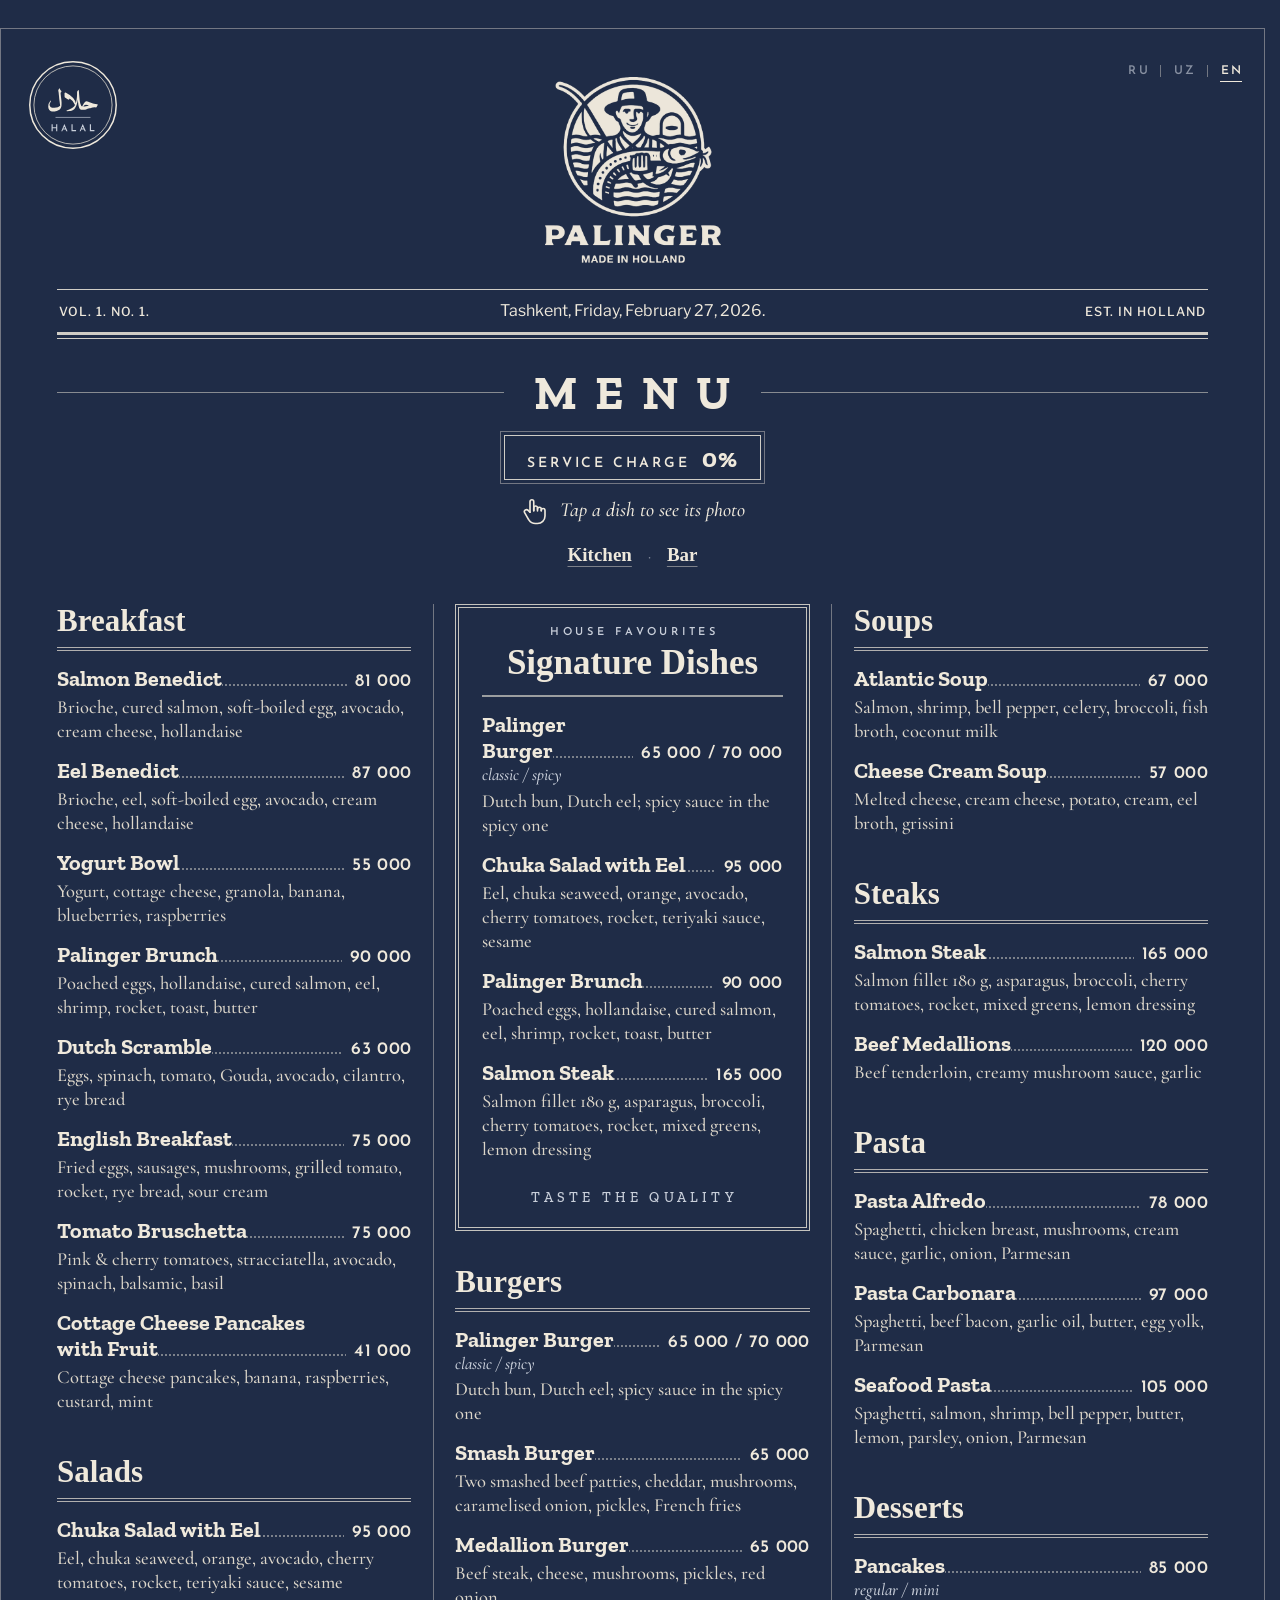
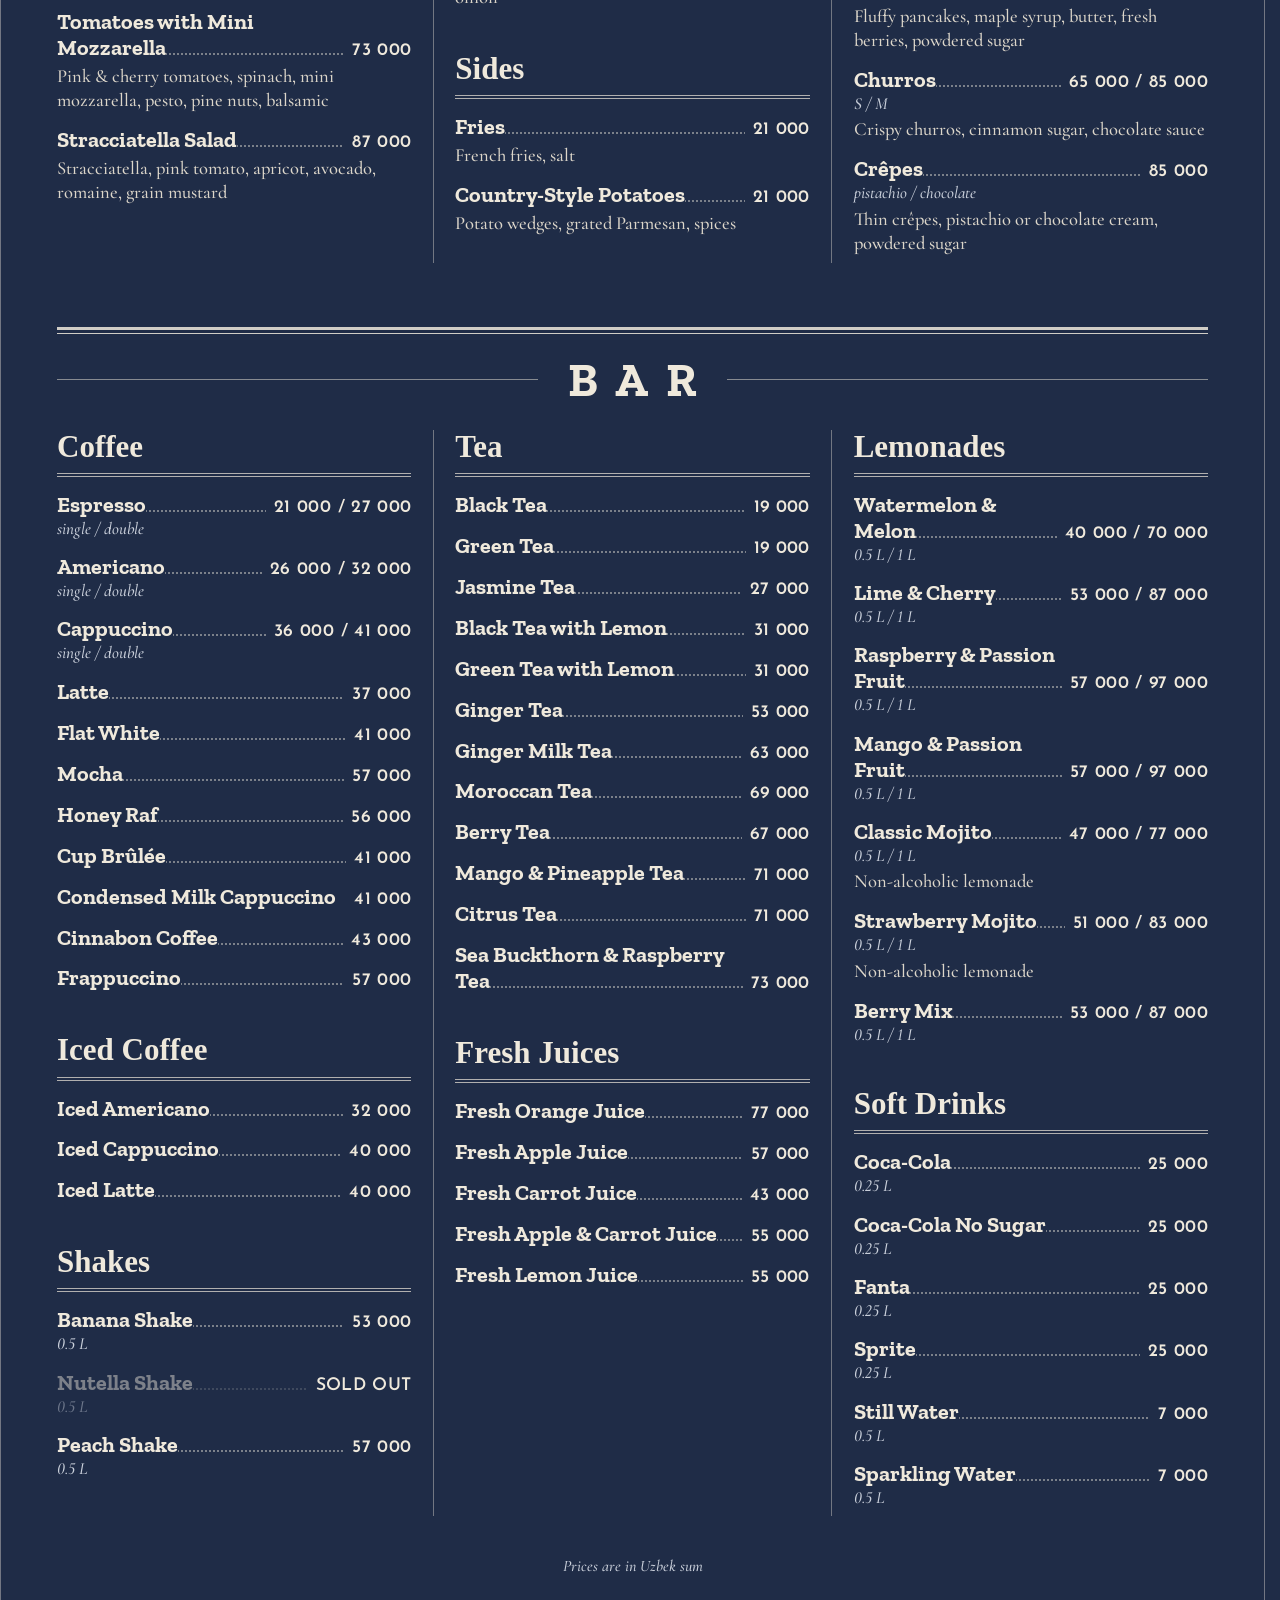
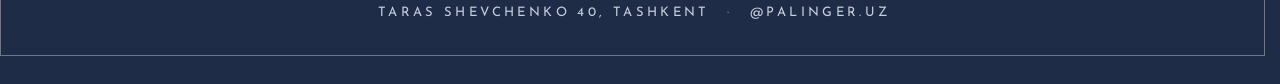
<file: index.html>
<!doctype html>
<html lang="ru">
<head>
<meta charset="utf-8">
<meta name="viewport" content="width=device-width, initial-scale=1, viewport-fit=cover">
<meta name="theme-color" content="#1F2C47">
<meta name="color-scheme" content="dark">
<title>Palinger — Меню</title>
<meta name="description" content="Palinger, Tashkent — menu with photos · меню с фото">
<link rel="icon" type="image/png" href="[data-uri]">
<link rel="apple-touch-icon" href="[data-uri]">
<script>
  // Language must be known before first paint: #ru / #uz / #en, ?lang=, saved choice, then the phone's language.
  (function () {
    var d = document.documentElement, pick = null, ok = { ru: 1, uz: 1, en: 1 };
    var h = (location.hash || '').slice(1).toLowerCase();
    var q = (new URLSearchParams(location.search).get('lang') || '').toLowerCase();
    if (ok[h] === 1) pick = h;
    else if (ok[q] === 1) pick = q;
    else {
      try { pick = localStorage.getItem('palinger-lang'); } catch (e) {}
      if (ok[pick] !== 1) {
        var nav = (navigator.languages && navigator.languages[0]) || navigator.language || 'ru';
        pick = /^uz/i.test(nav) ? 'uz' : /^(ru|kk|ky|tg|be|uk)/i.test(nav) ? 'ru' : 'en';
      }
    }
    d.lang = pick;
    d.classList.add('js');
    if (typeof Element.prototype.animate === 'function' &&
        !matchMedia('(prefers-reduced-motion: reduce)').matches) d.classList.add('motion');
    setTimeout(function () { d.classList.add('ready'); }, 1600);  // failsafe: never keep the page hidden
  })();
</script>
<link rel="preconnect" href="https://fonts.googleapis.com">
<link rel="preconnect" href="https://fonts.gstatic.com" crossorigin>
<!-- non-blocking: a slow font host must not hold back the first paint -->
<link rel="stylesheet" id="webfonts" media="print" onload="this.media='all'" href="https://fonts.googleapis.com/css2?family=Bitter:wght@700&family=Cormorant+Garamond:ital,wght@0,500;0,700;1,500&family=Josefin+Sans:wght@400;600&family=Libre+Franklin:wght@400;500&family=Old+Standard+TT:wght@700&family=Zilla+Slab:wght@500;700&display=swap">
<style>
:root {
  --navy: #1F2C47;
  --navy-deep: #131B2D;
  --cream: #EFE9DC;
  --paper: #DCD6CA;
  --mist: #C9CFDA;
  --line: rgba(239, 233, 220, .7);
  --line-strong: rgba(239, 233, 220, .85);
  --line-frame: rgba(239, 233, 220, .8);
  --line-soft: rgba(239, 233, 220, .4);
  --dots: rgba(239, 233, 220, .55);

  --f-body: "Cormorant Garamond", Georgia, serif;
  --f-util: "Josefin Sans", "Futura", "Century Gothic", sans-serif;
  --f-date: "Libre Franklin", "Helvetica Neue", Arial, sans-serif;
  --f-display-en: "Old Standard TT", "Times New Roman", serif;

  --ease-out: cubic-bezier(.23, 1, .32, 1);
  --ease-drawer: cubic-bezier(.32, .72, 0, 1);
  --ease-io: cubic-bezier(.77, 0, .175, 1);
}
html[lang="en"], html[lang="uz"] {
  --f-display: "Old Standard TT", "Times New Roman", serif;
  --f-dish: "Zilla Slab", "Rockwell", Georgia, serif;
  --f-caps: var(--f-util);
  --caps-weight: 600;
}
html[lang="ru"] {
  --f-display: "Cormorant Garamond", Georgia, serif;
  --f-dish: "Bitter", Georgia, serif;
  --f-caps: "Cormorant Garamond", Georgia, serif;
  --caps-weight: 700;
}

*, *::before, *::after { box-sizing: border-box; }
html {
  background: var(--navy);
  -webkit-text-size-adjust: 100%;
  scrollbar-gutter: stable;
}
body {
  margin: 0;
  min-height: 100svh;
  background: var(--navy);
  color: var(--cream);
  font-family: var(--f-body);
  font-weight: 500;
  -webkit-font-smoothing: antialiased;
  -moz-osx-font-smoothing: grayscale;
  -webkit-tap-highlight-color: transparent;
  overflow-x: hidden;
}
html.lb-lock, html.lb-lock body { overflow: hidden; }
html.lb-lock { background-color: var(--navy-deep); }
button { font: inherit; color: inherit; }
:focus-visible { outline: 1px solid var(--cream); outline-offset: 3px; }
.part:focus, .sec:focus { outline: none; }

/* ---------- sheet (the printed page) ---------- */
.sheet {
  position: relative;
  margin: 8px;
  padding: 18px 18px 22px;
  border: 1px solid var(--line-soft);
  min-height: calc(100svh - 16px);
}
.js .sheet { opacity: 0; }
.js.ready .sheet { opacity: 1; transition: opacity 400ms ease; }

/* ---------- language switch ---------- */
.lang { display: inline-flex; align-items: center; gap: 2px; }
.lang button {
  position: relative;
  min-width: 36px;
  height: 40px;
  padding: 0 8px;
  border: 0;
  background: none;
  cursor: pointer;
  font-family: var(--f-util);
  font-weight: 600;
  font-size: 12px;
  letter-spacing: .22em;
  text-indent: .22em;
  color: var(--mist);
  opacity: .62;
  transition: opacity 200ms ease, color 200ms ease;
}
.lang button[aria-pressed="true"] { color: var(--cream); opacity: 1; }
.lang button::after {
  content: "";
  position: absolute;
  left: 10px; right: 10px; bottom: 9px;
  height: 1px;
  background: var(--cream);
  transform: scaleX(0);
  transition: transform 320ms var(--ease-out);
}
.lang button[aria-pressed="true"]::after { transform: scaleX(1); }
.lang-sep { width: 1px; height: 12px; background: var(--line-soft); }
@media (hover: hover) and (pointer: fine) {
  .lang button:hover { opacity: 1; }
}

/* ---------- masthead ---------- */
.halal { position: absolute; top: -6px; left: -4px; width: 62px; height: 62px; z-index: 2; }
.halal svg { display: block; width: 100%; height: 100%; }
@media (min-width: 640px) { .halal { width: 74px; height: 74px; top: -12px; left: -22px; } }
@media (min-width: 1180px) { .halal { width: 92px; height: 92px; top: -18px; left: -30px; } }

/* sold out: the row stays readable but steps back */
.dish--out .dish-name-t, .dish--out .dish-variant, .dish--out .dish-desc { opacity: .45; }
.dish--out .leader { opacity: .35; }
.price--out {
  font-family: var(--f-caps);
  font-weight: var(--caps-weight);
  font-size: 11px;
  letter-spacing: .16em;
  text-transform: uppercase;
  color: var(--mist);
}
html[lang="ru"] .price--out { font-size: 13px; letter-spacing: .08em; }
.mast { position: relative; text-align: center; }
.lang--mast { position: absolute; top: -12px; right: -10px; z-index: 2; }
.logo {
  width: 128px;
  aspect-ratio: 540 / 570;
  margin: 26px auto 18px;
  background: var(--cream);
  -webkit-mask: var(--logo) center / contain no-repeat;
  mask: var(--logo) center / contain no-repeat;
}
.rule-1 { height: 1px; background: var(--line-strong); }
.rule-2 { height: 6px; border-top: 2px solid var(--line-strong); border-bottom: 1px solid var(--line-strong); }
.dateline {
  display: grid;
  grid-template-columns: auto 1fr auto;   /* one line, like the printed masthead */
  grid-template-areas: "vol date est";
  align-items: baseline;
  column-gap: clamp(3px, 1.6vw, 6px);
  padding: 8px 1px 9px;
  white-space: nowrap;
  font-family: var(--f-date);
  color: var(--cream);
}
.dl-vol { grid-area: vol; text-align: left; }
.dl-est { grid-area: est; text-align: right; }
.dl-date { grid-area: date; text-align: center; font-weight: 400; font-size: clamp(8px, 2.65vw, 13px); }
.dl-vol, .dl-est { font-weight: 500; font-size: clamp(6.5px, 2.05vw, 10.5px); letter-spacing: .05em; }

.title-row { display: flex; align-items: center; gap: 18px; margin: 24px 0 0; }
.title-line { flex: 1; height: 1px; background: rgba(239, 233, 220, .5); }
.menu-title {
  margin: 0 -.38em 0 0;
  font-family: var(--f-dish);
  font-weight: 700;
  font-size: 34px;
  line-height: 1;
  letter-spacing: .38em;
}
/* "service 0%": a small framed plate under the title, like a stamp on the printed page */
.service { display: flex; justify-content: center; margin: 18px 0 0; }
.service-in {
  display: inline-flex;
  align-items: baseline;
  gap: 12px;
  padding: 8px 18px 7px;
  border: 1px solid var(--line-strong);
  outline: 1px solid var(--line-soft);
  outline-offset: 3px;
  font-family: var(--f-caps);
  font-weight: var(--caps-weight);
  font-size: 12.5px;
  letter-spacing: .2em;
  text-transform: uppercase;
  color: var(--cream);
}
html[lang="ru"] .service-in { font-size: 16px; letter-spacing: .1em; }
.service-v { font-family: var(--f-dish); font-weight: 700; font-size: 22px; letter-spacing: .04em; line-height: 1; }

/* tap hint: a hand taps with a ripple until the first photo has been opened */
.hint {
  display: flex;
  align-items: center;
  justify-content: center;
  gap: 10px;
  margin: 16px 0 0;
  font-style: italic;
  font-size: 19px;
  line-height: 1.25;
  color: var(--cream);
}
#hint-t { text-wrap: balance; }
.tap { position: relative; flex: none; width: 30px; height: 30px; color: var(--cream); }
.tap svg { display: block; width: 100%; height: 100%; overflow: visible; }
.tap-ring, .tap-hand { transform-box: fill-box; }
.tap-ring { transform-origin: center; opacity: 0; }
.tap-hand { transform-origin: 35% 15%; }
.motion .tap-hand { animation: tap-hand 2.4s var(--ease-out) infinite; }
.motion .tap-ring { animation: tap-ring 2.4s ease-out infinite; }
.motion.seen .tap-hand, .motion.seen .tap-ring { animation: none; }
@keyframes tap-hand {
  0%, 12%, 40%, 100% { transform: none; }
  22% { transform: translate(-1px, 2.5px) scale(.9); }
}
@keyframes tap-ring {
  0%, 18% { opacity: 0; transform: scale(.3); }
  24% { opacity: .95; }
  62%, 100% { opacity: 0; transform: scale(2.1); }
}

/* ---------- sections ---------- */
.menu { margin-top: 26px; }
.sec + .sec { margin-top: 34px; }
.sec-title {
  margin: 0;
  font-family: var(--f-display);
  font-weight: 700;
  font-size: 27px;
  line-height: 1.1;
  color: var(--cream);
}
html[lang="ru"] .sec-title { font-size: 32px; line-height: 1; }
.dbl { height: 4px; margin: 9px 0 8px; border-top: 1px solid var(--line); border-bottom: 1px solid var(--line); }

/* Signature box: double hairline frame, centred head */
.sig-frame {
  display: flex;
  flex-direction: column;
  height: 100%;
  padding: 22px 18px 20px;
  border: 1px solid var(--line-frame);
  box-shadow: inset 0 0 0 2px var(--navy), inset 0 0 0 3px var(--line-frame);
  background: var(--navy);
}
.sig-head { text-align: center; }
.kicker {
  margin: 0 0 6px;
  font-family: var(--f-util);
  font-weight: 600;
  font-size: 11px;
  letter-spacing: .34em;
  text-indent: .34em;
  color: var(--mist);
}
.sig-frame .sec-title { font-size: 30px; }
html[lang="ru"] .sig-frame .sec-title { font-size: 35px; }
.sig-rule { height: 2px; margin: 13px 0 8px; background: rgba(239, 233, 220, .6); }
.sig-foot {
  margin: auto 0 0;
  padding-top: 20px;
  text-align: center;
  font-family: "Zilla Slab", Georgia, serif;
  font-weight: 500;
  font-size: 14px;
  letter-spacing: .3em;
  text-indent: .3em;
  color: var(--mist);
}

/* ---------- dish rows ---------- */
.dishes { list-style: none; margin: 0; padding: 0; }
.dish {
  position: relative;
  display: block;
  width: calc(100% + 20px);
  margin: 0 -10px;
  padding: 7px 10px 8px;
  border: 0;
  background: transparent;
  text-align: left;
  cursor: pointer;
  overflow: hidden;
  transition: transform 160ms var(--ease-out), background-color 220ms ease;
}
button.dish:active { transform: scale(.985); background-color: rgba(239, 233, 220, .055); }
.dish--static { cursor: default; }
/* Printed-menu row: the name may wrap, the price always sits on the name's LAST line,
   and the dotted leader runs from the last word to the price. */
.dish-head {
  display: grid;
  grid-template-columns: minmax(0, 1fr) auto;
  column-gap: 8px;
  align-items: end;
  align-items: last baseline;
}
.dish-name {
  overflow: hidden;              /* clips the leader at the price column */
  font-family: var(--f-dish);
  font-weight: 700;
  font-size: 18.5px;
  line-height: 1.18;
  color: var(--cream);
}
html[lang="ru"] .dish-name { font-size: 17.5px; }
.leader {
  height: 2px;
  background: radial-gradient(circle, var(--dots) 0 .65px, transparent .95px) 0 50% / 4px 2px repeat-x;
}
/* inside the name: a very wide strip whose negative right margin makes it take no room in the
   line, so it stays right after the last word and is cut off where the price column starts */
.dish-name .leader.is-short { visibility: hidden; }   /* a single dot would read as a full stop */
.dish-name .leader {
  display: inline-block;
  width: 2400px;
  margin: 0 -2400px 0 0;         /* zero-width in the line: it can never wrap onto a line of its own */
  background-position: 6px 50%;  /* the gap after the last word lives inside the strip */
  vertical-align: baseline;
}
.price {
  font-family: var(--f-util);
  font-weight: 600;
  font-size: 15px;
  letter-spacing: .02em;
  font-variant-numeric: lining-nums tabular-nums;
  color: var(--cream);
}
.dish-variant {
  display: block;
  font-variant-numeric: lining-nums;
  margin-top: 1px;
  font-style: italic;
  font-size: 15.5px;
  line-height: 1.2;
  color: var(--mist);
}
.dish-desc {
  display: block;
  margin-top: 3px;
  font-size: 16.5px;
  line-height: 1.3;
  color: var(--paper);
}
.motion .sec:not(.in) .sec-title, .motion .sec:not(.in) .dbl,
.motion .sec:not(.in) .sig-rule, .motion .sec:not(.in) .dish { opacity: 0; }
.dish.flash { animation: flash 1100ms ease-out; }
@keyframes flash { from { background-color: rgba(239, 233, 220, .13); } to { background-color: transparent; } }
/* one-time cue: a soft light passes over the first dish to show rows are tappable */
.dish.cue::after {
  content: "";
  position: absolute;
  inset: 0;
  background: linear-gradient(100deg, transparent 25%, rgba(239, 233, 220, .16) 50%, transparent 75%);
  transform: translateX(-100%);
  animation: cue 1400ms var(--ease-io) forwards;
  pointer-events: none;
}
@keyframes cue { to { transform: translateX(100%); } }
@media (hover: hover) and (pointer: fine) {
  button.dish:hover .dish-name-t { text-decoration: underline 1px; text-underline-offset: 4px; }
  button.dish:hover { background-color: rgba(239, 233, 220, .035); }
}

/* ---------- parts: kitchen, bar ---------- */
.parts-nav {
  display: flex;
  justify-content: center;
  align-items: baseline;
  gap: 4px;
  margin: 10px 0 0;
}
.parts-nav button {
  padding: 8px 12px;
  border: 0;
  background: none;
  cursor: pointer;
  font-family: var(--f-display);
  font-weight: 700;
  font-size: 19px;
  color: var(--cream);
  text-decoration: underline 1px rgba(239, 233, 220, .45);
  text-underline-offset: 5px;
  transition: text-decoration-color 200ms ease, transform 160ms var(--ease-out);
}
html[lang="ru"] .parts-nav button { font-size: 21px; }
.parts-nav button:active { transform: scale(.97); }
@media (hover: hover) and (pointer: fine) {
  .parts-nav button:hover { text-decoration-color: var(--cream); }
}
.parts-dot { color: var(--mist); opacity: .6; }
.part + .part { margin-top: 52px; }
.part-head { margin-bottom: 26px; }
.part-head .title-row { margin-top: 22px; }
.part-title {
  margin: 0 -.38em 0 0;
  font-family: var(--f-dish);
  font-weight: 700;
  font-size: 34px;
  line-height: 1;
  letter-spacing: .38em;
}
.currency {
  margin: 40px 0 0;
  text-align: center;
  font-style: italic;
  font-size: 16px;
  color: var(--mist);
}
.index-scroll .index-part {
  position: relative;
  padding-left: 22px;
  font-family: var(--f-caps);
  font-weight: var(--caps-weight);
  font-size: 12px;
  letter-spacing: .22em;
  text-transform: uppercase;
  color: var(--mist);
}
html[lang="ru"] .index-scroll .index-part { font-size: 14px; letter-spacing: .14em; }
.index-scroll .index-part::before {
  content: "";
  position: absolute;
  left: 0; top: 50%;
  width: 1px; height: 16px;
  margin-top: -8px;
  background: var(--line-soft);
}

/* ---------- footer ---------- */
.foot {
  display: flex;
  flex-wrap: wrap;
  justify-content: center;
  gap: 6px 14px;
  margin-top: 40px;
  font-family: var(--f-util);
  font-weight: 400;
  font-size: 11px;
  letter-spacing: .26em;
  text-indent: .26em;
  color: var(--mist);
  text-align: center;
}
.foot .dot { opacity: .6; }
@media (max-width: 639px) {
  .hint { font-size: 17px; gap: 8px; }
  .tap { width: 26px; height: 26px; }
  .foot { flex-direction: column; align-items: center; }
  .foot .dot { display: none; }
}

/* ---------- sticky section index (phones / tablets) ---------- */
.index {
  position: fixed;
  top: 0; left: 0; right: 0;
  z-index: 40;
  display: flex;
  align-items: center;
  padding: env(safe-area-inset-top) 6px 0 0;
  background: rgba(31, 44, 71, .93);
  -webkit-backdrop-filter: blur(12px) saturate(1.15);
  backdrop-filter: blur(12px) saturate(1.15);
  transform: translateY(-105%);
  visibility: hidden;   /* off-screen buttons must not take keyboard focus */
  transition: transform 380ms var(--ease-out), visibility 0s linear 380ms;
}
.index.show { transform: none; visibility: visible; transition: transform 380ms var(--ease-out), visibility 0s; }
.index::after {
  content: "";
  position: absolute;
  left: 0; right: 0; bottom: 0;
  height: 4px;
  border-top: 1px solid var(--line-soft);
  border-bottom: 1px solid var(--line-soft);
}
.index-scroll {
  position: relative;
  flex: 1;
  display: flex;
  gap: 22px;
  padding: 0 22px 0 18px;
  overflow-x: auto;
  scrollbar-width: none;
  -webkit-mask: linear-gradient(90deg, transparent, #000 12px, #000 calc(100% - 26px), transparent);
  mask: linear-gradient(90deg, transparent, #000 12px, #000 calc(100% - 26px), transparent);
}
.index-scroll::-webkit-scrollbar { display: none; }
.index-scroll button {
  flex: none;
  padding: 16px 0 17px;
  border: 0;
  background: none;
  cursor: pointer;
  white-space: nowrap;
  font-family: var(--f-display);
  font-weight: 700;
  font-size: 15px;
  color: var(--mist);
  opacity: .66;
  transition: opacity 250ms ease, color 250ms ease;
}
html[lang="ru"] .index-scroll button { font-size: 17.5px; padding-top: 14px; padding-bottom: 16px; }
.index-scroll button.on { color: var(--cream); opacity: 1; }
.index-ind {
  position: absolute;
  left: 0; bottom: 10px;
  width: 1px; height: 1px;
  background: var(--cream);
  transform-origin: 0 0;
  transition: transform 420ms var(--ease-out);
}

/* ---------- tablet ---------- */
@media (min-width: 640px) {
  .sheet { max-width: 680px; margin: 20px auto; padding: 28px 40px 30px; min-height: 0; }
  .lang--mast { top: -18px; right: -28px; }
  .logo { width: 150px; }
  .dateline { grid-template-columns: 1fr auto 1fr; }
  .dl-date { font-size: 13px; }
  .dl-vol, .dl-est { font-size: 10.5px; letter-spacing: .08em; }
  .menu-title, .part-title { font-size: 40px; }
}

/* ---------- desktop: the printed three-column page ---------- */
@media (min-width: 1180px) {
  .index { display: none; }
  .sheet { max-width: 1320px; margin: 28px auto; padding: 40px 56px 36px; }
  .lang--mast { top: -26px; right: -44px; }
  .logo { width: 176px; margin: 8px auto 26px; }
  .dateline { padding: 11px 2px 12px; }
  .dl-vol, .dl-est { font-size: 12.5px; }
  .dl-date { font-size: 16px; }
  .rule-2 { height: 7px; border-top-width: 3px; }
  .title-row { margin-top: 30px; gap: 30px; }
  .menu-title, .part-title { font-size: 48px; }
  .hint { font-size: 20px; }
  .service-in { font-size: 14px; padding: 9px 22px 8px; }
  html[lang="ru"] .service-in { font-size: 18px; }
  .service-v { font-size: 26px; }
  .part + .part { margin-top: 64px; }
  .menu { margin-top: 30px; }
  .cols { display: grid; grid-template-columns: 1fr 1fr 1fr; column-gap: 44px; align-items: stretch; }
  .col-mid { position: relative; }
  .col-mid::before, .col-mid::after {
    content: "";
    position: absolute;
    top: 0; bottom: 0;
    width: 1px;
    background: var(--line-soft);
  }
  .col-mid::before { left: -22px; }
  .col-mid::after { right: -22px; }
  .col .sec + .sec { margin-top: 34px; }
  .sec-title { font-size: 31px; }
  html[lang="ru"] .sec-title { font-size: 36px; }
  .sig-frame { padding: 22px 26px 24px; }
  .sig-frame .sec-title { font-size: 35px; }
  html[lang="ru"] .sig-frame .sec-title { font-size: 40px; }
  .dish-name { font-size: 22px; }
  html[lang="ru"] .dish-name { font-size: 21px; }
  .price { font-size: 17.5px; }
  .dish-desc { font-size: 18.5px; }
  .dish-variant { font-size: 17px; }
  .foot { margin-top: 30px; font-size: 13px; }
}

/* ---------- lightbox: the dish photo ---------- */
.lb {
  position: fixed;
  inset: 0;
  z-index: 60;
  display: flex;
  flex-direction: column;
  padding: env(safe-area-inset-top) env(safe-area-inset-right) env(safe-area-inset-bottom) env(safe-area-inset-left);
  background: var(--navy-deep);
  color: var(--cream);
  touch-action: none;
  overscroll-behavior: contain;
  -webkit-user-select: none;
  user-select: none;
}
.lb[hidden] { display: none; }
.lb.opening, .lb.leaving { pointer-events: none; }  /* a double tap must not hit the arrows mid-animation */
.lb-frame {
  position: absolute;
  inset: 8px;
  border: 1px solid rgba(239, 233, 220, .2);
  pointer-events: none;
}
.lb-top {
  position: relative;
  z-index: 2;
  display: grid;
  grid-template-columns: 72px 1fr 72px;
  align-items: center;
  height: 58px;
  padding: 6px 10px 0;
  transition: opacity 420ms ease 160ms;
}
.lb-count {
  padding-left: 12px;
  font-family: var(--f-util);
  font-weight: 600;
  font-size: 12px;
  letter-spacing: .18em;
  color: var(--mist);
  font-variant-numeric: tabular-nums;
}
.lb-count b { font-weight: 600; color: var(--cream); }
.lb-sec {
  overflow: hidden;
  text-align: center;
  white-space: nowrap;
  text-overflow: ellipsis;
  font-style: italic;
  font-size: 17px;
  color: var(--mist);
}
.lb-close {
  justify-self: end;
  position: relative;
  width: 46px; height: 46px;
  border: 0;
  background: none;
  cursor: pointer;
  transition: transform 160ms var(--ease-out);
}
.lb-close::before, .lb-close::after {
  content: "";
  position: absolute;
  left: 12px; right: 12px; top: 50%;
  height: 1.5px;
  background: var(--cream);
}
.lb-close::before { transform: rotate(45deg); }
.lb-close::after { transform: rotate(-45deg); }
.lb-close:active, .lb-arrow:active { transform: scale(.94); }

.lb-stage { position: relative; flex: 1; min-height: 0; overflow: hidden; cursor: grab; }
.lb-stage:active { cursor: grabbing; }
.lb-rail { display: flex; height: 100%; will-change: transform; }
.slide {
  flex: 0 0 100%;
  height: 100%;
  display: flex;
  flex-direction: column;
  align-items: center;
  padding: 6px 22px 3vh;
  overflow: hidden;
}
.slide > .plate { margin-top: auto; }
.slide > .meta { margin-bottom: auto; }
.plate {
  width: min(100%, calc((100vh - 320px) * 4 / 3 + 14px));
  width: min(100%, calc((100dvh - 320px) * 4 / 3 + 14px));
  margin: 0;
  padding: 6px;
  border: 1px solid rgba(239, 233, 220, .42);
  flex: none;
}
.plate-in { position: relative; aspect-ratio: 4 / 3; overflow: hidden; background: #0F1626; }
.plate-in > .ph, .plate-in > img {
  position: absolute;
  inset: 0;
  width: 100%;
  height: 100%;
}
.plate-in > img {
  object-fit: cover;
  opacity: 0;
  transition: opacity 500ms ease;
  pointer-events: none;          /* the stage owns the gesture; a native image drag would cancel the swipe */
  -webkit-user-drag: none;
  -webkit-touch-callout: none;
}
.plate-in > img.ok { opacity: 1; }
.ph {
  display: grid;
  place-content: center;
  justify-items: center;
  text-align: center;
  background:
    repeating-linear-gradient(135deg, rgba(239, 233, 220, .05) 0 1px, transparent 1px 7px),
    radial-gradient(ellipse at 50% 42%, #1E2A44 0%, #121A2C 78%);
}
.ph-crop {
  position: absolute;
  inset: 14px;
  --c: rgba(239, 233, 220, .55);
  background:
    linear-gradient(var(--c), var(--c)) left top / 16px 1px no-repeat,
    linear-gradient(var(--c), var(--c)) left top / 1px 16px no-repeat,
    linear-gradient(var(--c), var(--c)) right top / 16px 1px no-repeat,
    linear-gradient(var(--c), var(--c)) right top / 1px 16px no-repeat,
    linear-gradient(var(--c), var(--c)) left bottom / 16px 1px no-repeat,
    linear-gradient(var(--c), var(--c)) left bottom / 1px 16px no-repeat,
    linear-gradient(var(--c), var(--c)) right bottom / 16px 1px no-repeat,
    linear-gradient(var(--c), var(--c)) right bottom / 1px 16px no-repeat;
}
.has-photo .ph-logo, .has-photo .ph-cap { visibility: hidden; }
.ph-logo {
  width: clamp(64px, 22%, 120px);
  aspect-ratio: 540 / 570;
  background: var(--cream);
  opacity: .42;
  -webkit-mask: var(--logo) center / contain no-repeat;
  mask: var(--logo) center / contain no-repeat;
}
.ph-cap {
  margin-top: 12px;
  font-family: var(--f-caps);
  font-weight: var(--caps-weight);
  font-size: 11.5px;
  letter-spacing: .34em;
  text-indent: .34em;
  color: var(--mist);
}
html[lang="ru"] .ph-cap { font-size: 13px; letter-spacing: .26em; text-indent: .26em; }

/* darkroom: a photo arrives as a pale, soft sepia print and develops into full colour */
.motion .slide .plate-in > * {
  filter: sepia(.9) saturate(.5) brightness(1.55) contrast(.62) blur(7px);
  transform: scale(1.045);
  transition: opacity 500ms ease, filter 1300ms var(--ease-out), transform 1500ms var(--ease-out);
}
.motion .slide.dev .plate-in > * { filter: none; transform: none; }

.meta { width: 100%; max-width: 560px; padding: 20px 2px 8px; }
.m-name {
  margin: 0;
  font-family: var(--f-dish);
  font-weight: 700;
  font-size: 28px;
  line-height: 1.12;
  color: var(--cream);
}
html[lang="ru"] .m-name { font-size: 26px; }
.m-rule { height: 4px; margin: 14px 0 12px; border-top: 1px solid var(--line); border-bottom: 1px solid var(--line); transform-origin: 0 50%; }
.m-variant { font-variant-numeric: lining-nums; margin: -4px 0 8px; font-style: italic; font-size: 17px; color: var(--mist); }
.m-desc { margin: 0; font-size: 19.5px; line-height: 1.32; color: var(--paper); }
.m-price { display: flex; align-items: baseline; margin: 16px 0 0; }
.m-price .leader { flex: 1 1 0; min-width: 14px; margin: 0 10px 1px 0; }
.m-price b {
  font-family: var(--f-util);
  font-weight: 600;
  font-size: 19px;
  letter-spacing: .04em;
  font-variant-numeric: lining-nums tabular-nums;
}

/* entering choreography (the lightbox opens from the tapped row) */
.lb .meta > * { transition: opacity 520ms var(--ease-out), transform 640ms var(--ease-out); }
.lb .meta > :nth-child(1) { transition-delay: 140ms; }
.lb .meta > :nth-child(2) { transition-delay: 210ms; transition-duration: 520ms, 760ms; }
.lb .meta > :nth-child(3) { transition-delay: 260ms; }
.lb .meta > :nth-child(4) { transition-delay: 320ms; }
.lb.pre .meta > * { opacity: 0; transform: translateY(12px); }
.lb.pre .meta > .m-rule { transform: scaleX(0); }
.lb.pre .lb-top, .lb.pre .lb-nav { opacity: 0; }
.lb.leaving .meta > *, .lb.leaving .lb-top, .lb.leaving .lb-nav, .lb.leaving .plate { opacity: 0; transition: opacity 160ms ease; transition-delay: 0ms; }

.lb-nav {
  position: relative;
  z-index: 2;
  display: flex;
  align-items: center;
  justify-content: space-between;
  gap: 12px;
  height: 76px;
  padding: 0 20px 10px;
  transition: opacity 420ms ease 200ms;
}
.lb-arrow {
  display: grid;
  place-items: center;
  width: 48px; height: 48px;
  border: 1px solid rgba(239, 233, 220, .38);
  background: none;
  cursor: pointer;
  transition: transform 160ms var(--ease-out), opacity 200ms ease, border-color 200ms ease;
}
.lb-arrow svg { width: 22px; height: 22px; }
.lb-arrow:disabled { opacity: .25; cursor: default; }
@media (hover: hover) and (pointer: fine) {
  .lb-arrow:not(:disabled):hover { border-color: var(--cream); }
}
.ticks { display: flex; align-items: flex-end; height: 18px; gap: 4px; min-width: 0; overflow: hidden; }
.lb-arrow { flex: none; }
.ticks i {
  display: block;
  width: 1px;
  height: 7px;
  background: rgba(239, 233, 220, .35);
  transition: height 320ms var(--ease-out), background-color 320ms ease;
}
.ticks i.gap { margin-left: 6px; }
.ticks i.on { height: 18px; background: var(--cream); }

@media (max-height: 640px) {
  .lb-top { height: 50px; }
  .lb-nav { height: 64px; padding-bottom: 6px; }
  .meta { padding-top: 14px; }
  .m-name { font-size: 24px; }
  html[lang="ru"] .m-name { font-size: 22px; }
  .m-rule { margin: 10px 0 9px; }
  .m-desc { font-size: 17.5px; }
  .m-price { margin-top: 10px; }
}
/* landscape tablets / desktop: photo left, text right */
@media (orientation: landscape) and (min-width: 640px) {
  .slide {
    flex-direction: row;
    justify-content: center;
    align-items: center;
    gap: clamp(28px, 4vw, 64px);
    padding: 0 clamp(24px, 7vw, 120px);
  }
  .plate { width: min(58%, calc((100vh - 170px) * 4 / 3 + 14px)); width: min(58%, calc((100dvh - 170px) * 4 / 3 + 14px)); }
  .slide > .plate, .slide > .meta { margin-top: 0; margin-bottom: 0; }
  .meta { flex: 0 1 400px; padding: 0; }
  .m-name { font-size: clamp(26px, 3vw, 42px); }
  html[lang="ru"] .m-name { font-size: clamp(24px, 2.8vw, 38px); }
  .m-desc { font-size: clamp(18px, 1.6vw, 22px); }
  .lb-nav { justify-content: center; gap: 28px; }
}

@media (prefers-reduced-motion: reduce) {
  .lb .meta > *, .lb-top, .lb-nav { transition: opacity 200ms ease !important; transform: none !important; }
  .dish, .index, .lb-rail { transition-duration: 1ms !important; }
}
</style>
</head>
<body>

<script type="application/json" id="menu-data">
{
 "dishes": {
  "salmon-benedict": {
   "price": "81 000",
   "ru": [
    "Бенедикт с лососем",
    "Бриошь, слабосолёный лосось, яйцо пятиминутка, авокадо, крем-чиз, голландез"
   ],
   "en": [
    "Salmon Benedict",
    "Brioche, cured salmon, soft-boiled egg, avocado, cream cheese, hollandaise"
   ],
   "photo": "1323aeb5",
   "uz": [
    "Losos bilan Benedikt",
    "Brioş, yengil tuzlangan losos, yumşoq pişgan tuxum, avokado, krem-çiz, gollandez sousi"
   ]
  },
  "eel-benedict": {
   "price": "87 000",
   "ru": [
    "Бенедикт с угрём",
    "Бриошь, угорь, яйцо пятиминутка, авокадо, крем-чиз, голландез"
   ],
   "en": [
    "Eel Benedict",
    "Brioche, eel, soft-boiled egg, avocado, cream cheese, hollandaise"
   ],
   "photo": "d34d89a6",
   "uz": [
    "Ilonbaliq bilan Benedikt",
    "Brioş, ilonbaliq, yumşoq pişgan tuxum, avokado, krem-çiz, gollandez sousi"
   ]
  },
  "yogurt-bowl": {
   "price": "55 000",
   "ru": [
    "Йогурт-боул",
    "Йогурт, творог, гранола, банан, голубика, малина"
   ],
   "en": [
    "Yogurt Bowl",
    "Yogurt, cottage cheese, granola, banana, blueberries, raspberries"
   ],
   "photo": "613a7469",
   "uz": [
    "Yogurt-boul",
    "Yogurt, tvorog, granola, banan, golubika, malina"
   ]
  },
  "palinger-brunch": {
   "price": "90 000",
   "ru": [
    "Палингер Бранч",
    "Яйца пашот, голландез, слабосолёный лосось, угорь, креветки, руккола, тост, сливочное масло"
   ],
   "en": [
    "Palinger Brunch",
    "Poached eggs, hollandaise, cured salmon, eel, shrimp, rocket, toast, butter"
   ],
   "photo": "f2d78bcb",
   "uz": [
    "Palinger branç",
    "Paşot tuxum, gollandez sousi, yengil tuzlangan losos, ilonbaliq, krevetka, rukkola, tost, sariyoğ"
   ]
  },
  "dutch-scramble": {
   "price": "63 000",
   "ru": [
    "Голландский скрембл",
    "Яйца, шпинат, томат, гауда, авокадо, кинза, бородинский хлеб"
   ],
   "en": [
    "Dutch Scramble",
    "Eggs, spinach, tomato, Gouda, avocado, cilantro, rye bread"
   ],
   "photo": "f357d642",
   "uz": [
    "Gollandça skrembl",
    "Tuxum, ismaloq, pomidor, gauda pişloği, avokado, kaşniç, javdar noni"
   ]
  },
  "english-breakfast": {
   "price": "75 000",
   "ru": [
    "Английский завтрак",
    "Яичница, колбаски, шампиньоны, томат гриль, руккола, ржаной хлеб, сметана"
   ],
   "en": [
    "English Breakfast",
    "Fried eggs, sausages, mushrooms, grilled tomato, rocket, rye bread, sour cream"
   ],
   "photo": "8d222684",
   "uz": [
    "Inglizça nonuşta",
    "Tuxum qovurma, sosiskalar, şampinyon, grilda pişgan pomidor, rukkola, javdar noni, smetana"
   ]
  },
  "tomato-bruschetta": {
   "price": "75 000",
   "ru": [
    "Брускетта с томатами",
    "Розовые томаты и черри, страчателла, авокадо, шпинат, бальзамик, базилик"
   ],
   "en": [
    "Tomato Bruschetta",
    "Pink & cherry tomatoes, stracciatella, avocado, spinach, balsamic, basil"
   ],
   "photo": "c42124c1",
   "uz": [
    "Pomidorli brusketta",
    "Puşti va çerri pomidorlar, straçatella, avokado, ismaloq, balzamik, rayhon"
   ]
  },
  "cottage-pancakes": {
   "price": "41 000",
   "ru": [
    "Творожные оладьи с фруктами",
    "Творожные оладьи, банан, малина, заварной крем, мята"
   ],
   "en": [
    "Cottage Cheese Pancakes with Fruit",
    "Cottage cheese pancakes, banana, raspberries, custard, mint"
   ],
   "photo": "18f94a67",
   "uz": [
    "Mevali tvorog quymoqlari",
    "Tvorog quymoqlari, banan, malina, qaymoqli krem, yalpiz"
   ]
  },
  "chuka-salad": {
   "price": "95 000",
   "ru": [
    "Чука-салат с угрём",
    "Угорь, водоросли чука, апельсин, авокадо, черри, руккола, соус терияки, кунжут"
   ],
   "en": [
    "Chuka Salad with Eel",
    "Eel, chuka seaweed, orange, avocado, cherry tomatoes, rocket, teriyaki sauce, sesame"
   ],
   "photo": "63b5fa22",
   "uz": [
    "Ilonbaliqli çuka salati",
    "Ilonbaliq, çuka suvötlari, apelsin, avokado, çerri pomidor, rukkola, teriyaki sousi, kunjut"
   ]
  },
  "tomato-mozzarella": {
   "price": "73 000",
   "ru": [
    "Томаты с мини-моцареллой",
    "Розовые томаты и черри, шпинат, мини-моцарелла, песто, кедровый орех, бальзамик"
   ],
   "en": [
    "Tomatoes with Mini Mozzarella",
    "Pink & cherry tomatoes, spinach, mini mozzarella, pesto, pine nuts, balsamic"
   ],
   "photo": "78c2410f",
   "uz": [
    "Mini motsarellali pomidorlar",
    "Puşti va çerri pomidorlar, ismaloq, mini motsarella, pesto, qarağay yonğoği, balzamik"
   ]
  },
  "stracciatella": {
   "price": "87 000",
   "ru": [
    "Салат со страчателлой",
    "Страчателла, розовый томат, абрикос, авокадо, романо, зернистая горчица"
   ],
   "en": [
    "Stracciatella Salad",
    "Stracciatella, pink tomato, apricot, avocado, romaine, grain mustard"
   ],
   "photo": "3a7504f9",
   "uz": [
    "Straçatellali salat",
    "Straçatella, puşti pomidor, örik, avokado, romen salati, donador xantal"
   ]
  },
  "palinger-burger": {
   "price": "65 000 / 70 000",
   "variant": {
    "ru": "классический / пикантный",
    "en": "classic / spicy",
    "uz": "klassik / aççiq"
   },
   "ru": [
    "Палингер Бургер",
    "Голландская булочка, голландский угорь; в пикантном — спайси соус"
   ],
   "en": [
    "Palinger Burger",
    "Dutch bun, Dutch eel; spicy sauce in the spicy one"
   ],
   "photo": "66b2d149",
   "uz": [
    "Palinger burger",
    "Gollandça buloçka, golland ilonbaliği; aççiq variantida — spaysi sous"
   ]
  },
  "smash-burger": {
   "price": "65 000",
   "ru": [
    "Смеш Бургер",
    "Две говяжьи смеш-котлеты, чеддер, грибы, карамелизированный лук, маринованные огурцы, картофель фри"
   ],
   "en": [
    "Smash Burger",
    "Two smashed beef patties, cheddar, mushrooms, caramelised onion, pickles, French fries"
   ],
   "photo": "49f38a76",
   "uz": [
    "Smeş burger",
    "Ikkita mol göştidan smeş-kotlet, çedder, qöziqorin, karamellangan piyoz, tuzlangan bodring, kartoşka fri"
   ]
  },
  "medallion-burger": {
   "price": "65 000",
   "ru": [
    "Бургер Медальон",
    "Говяжий стейк, сыр, грибы, маринованные огурцы, красный лук"
   ],
   "en": [
    "Medallion Burger",
    "Beef steak, cheese, mushrooms, pickles, red onion"
   ],
   "photo": "49040561",
   "uz": [
    "Medalyon burger",
    "Mol göşti steyki, pişloq, qöziqorin, tuzlangan bodring, qizil piyoz"
   ]
  },
  "fries": {
   "price": "21 000",
   "ru": [
    "Фри",
    "Картофель фри, соль"
   ],
   "en": [
    "Fries",
    "French fries, salt"
   ],
   "photo": "ae11bcc9",
   "uz": [
    "Kartoşka fri",
    "Kartoşka fri, tuz"
   ]
  },
  "country-potatoes": {
   "price": "21 000",
   "ru": [
    "Картофель по-деревенски",
    "Картофельные дольки, тёртый пармезан, специи"
   ],
   "en": [
    "Country-Style Potatoes",
    "Potato wedges, grated Parmesan, spices"
   ],
   "photo": "036de04c",
   "uz": [
    "Qişloqça kartoşka",
    "Kartoşka bölaklari, maydalangan parmezan, ziravorlar"
   ]
  },
  "atlantic-soup": {
   "price": "67 000",
   "ru": [
    "Атлантический суп",
    "Лосось, креветки, болгарский перец, сельдерей, брокколи, рыбный бульон, кокосовое молоко"
   ],
   "en": [
    "Atlantic Soup",
    "Salmon, shrimp, bell pepper, celery, broccoli, fish broth, coconut milk"
   ],
   "photo": "9cdbe731",
   "uz": [
    "Atlantika şörvasi",
    "Losos, krevetka, bolgar qalampiri, selderey, brokkoli, baliq bulyoni, kokos suti"
   ]
  },
  "cheese-soup": {
   "price": "57 000",
   "ru": [
    "Сырный крем-суп",
    "Плавленый сыр, крем-чиз, картофель, сливки, бульон из угря, гриссини"
   ],
   "en": [
    "Cheese Cream Soup",
    "Melted cheese, cream cheese, potato, cream, eel broth, grissini"
   ],
   "photo": "65fe3db5",
   "uz": [
    "Pişloqli krem-şörva",
    "Eritilgan pişloq, krem-çiz, kartoşka, qaymoq, ilonbaliq bulyoni, grissini"
   ]
  },
  "salmon-steak": {
   "price": "165 000",
   "ru": [
    "Стейк из лосося",
    "Филе лосося 180 г, спаржа, брокколи, черри, руккола, микс зелени, лимонный дрессинг"
   ],
   "en": [
    "Salmon Steak",
    "Salmon fillet 180 g, asparagus, broccoli, cherry tomatoes, rocket, mixed greens, lemon dressing"
   ],
   "photo": "66cedd08",
   "uz": [
    "Losos steyki",
    "Losos filesi 180 g, sarsabil, brokkoli, çerri pomidor, rukkola, kökatlar aralaşmasi, limonli sous"
   ]
  },
  "beef-medallions": {
   "price": "120 000",
   "ru": [
    "Медальоны",
    "Говяжья вырезка, сливочно-грибной соус, чеснок"
   ],
   "en": [
    "Beef Medallions",
    "Beef tenderloin, creamy mushroom sauce, garlic"
   ],
   "photo": "479ed5c3",
   "uz": [
    "Medalyonlar",
    "Mol göştining yumşoq qismi, qaymoqli qöziqorin sousi, sarimsoq"
   ]
  },
  "pasta-alfredo": {
   "price": "78 000",
   "ru": [
    "Паста Альфредо",
    "Спагетти, куриная грудка, шампиньоны, сливочный соус, чеснок, лук, пармезан"
   ],
   "en": [
    "Pasta Alfredo",
    "Spaghetti, chicken breast, mushrooms, cream sauce, garlic, onion, Parmesan"
   ],
   "photo": "43799bed",
   "uz": [
    "Alfredo pastasi",
    "Spagetti, tovuq kökrak göşti, şampinyon, qaymoqli sous, sarimsoq, piyoz, parmezan"
   ]
  },
  "pasta-carbonara": {
   "price": "97 000",
   "ru": [
    "Паста Карбонара",
    "Спагетти, говяжий бекон, чесночное масло, сливочное масло, желток, пармезан"
   ],
   "en": [
    "Pasta Carbonara",
    "Spaghetti, beef bacon, garlic oil, butter, egg yolk, Parmesan"
   ],
   "photo": "332c9191",
   "uz": [
    "Karbonara pastasi",
    "Spagetti, mol göştidan bekon, sarimsoqli moy, sariyoğ, tuxum sariği, parmezan"
   ]
  },
  "seafood-pasta": {
   "price": "105 000",
   "ru": [
    "Паста с морепродуктами",
    "Спагетти, лосось, креветки, болгарский перец, сливочное масло, лимон, петрушка, лук, пармезан"
   ],
   "en": [
    "Seafood Pasta",
    "Spaghetti, salmon, shrimp, bell pepper, butter, lemon, parsley, onion, Parmesan"
   ],
   "photo": "c683b636",
   "uz": [
    "Dengiz mahsulotli pasta",
    "Spagetti, losos, krevetka, bolgar qalampiri, sariyoğ, limon, petruşka, piyoz, parmezan"
   ]
  },
  "pancakes": {
   "price": "85 000",
   "ru": [
    "Панкейки",
    "Пышные панкейки, кленовый сироп, сливочное масло, свежие ягоды, сахарная пудра"
   ],
   "en": [
    "Pancakes",
    "Fluffy pancakes, maple syrup, butter, fresh berries, powdered sugar"
   ],
   "variant": {
    "ru": "обычные / мини",
    "en": "regular / mini",
    "uz": "oddiy / mini"
   },
   "photo": "bad00fac",
   "uz": [
    "Pankeyklar",
    "Yumşoq pankeyklar, zarang siropi, sariyoğ, yangi rezavorlar, qand upasi"
   ]
  },
  "churros": {
   "price": "65 000 / 85 000",
   "variant": {
    "ru": "S / M",
    "en": "S / M",
    "uz": "S / M"
   },
   "ru": [
    "Чурос",
    "Хрустящие чурос, сахар с корицей, шоколадный соус"
   ],
   "en": [
    "Churros",
    "Crispy churros, cinnamon sugar, chocolate sauce"
   ],
   "photo": "0ab55ace",
   "uz": [
    "Çurros",
    "Qarsildoq çurros, dolçinli şakar, şokoladli sous"
   ]
  },
  "crepes": {
   "price": "85 000",
   "ru": [
    "Крепс",
    "Тонкие блинчики, фисташковый или шоколадный крем, сахарная пудра"
   ],
   "en": [
    "Crêpes",
    "Thin crêpes, pistachio or chocolate cream, powdered sugar"
   ],
   "variant": {
    "ru": "фисташковый / шоколадный",
    "en": "pistachio / chocolate",
    "uz": "pistali / şokoladli"
   },
   "photo": "2470ac09",
   "uz": [
    "Kreplar",
    "Yupqa kreplar, pista yoki şokoladli krem, qand upasi"
   ]
  },
  "espresso": {
   "price": "21 000 / 27 000",
   "ru": [
    "Эспрессо",
    ""
   ],
   "en": [
    "Espresso",
    ""
   ],
   "variant": {
    "ru": "обычный / двойной",
    "en": "single / double",
    "uz": "oddiy / qöş"
   },
   "uz": [
    "Espresso",
    ""
   ]
  },
  "americano": {
   "price": "26 000 / 32 000",
   "ru": [
    "Американо",
    ""
   ],
   "en": [
    "Americano",
    ""
   ],
   "variant": {
    "ru": "обычный / двойной",
    "en": "single / double",
    "uz": "oddiy / qöş"
   },
   "uz": [
    "Amerikano",
    ""
   ]
  },
  "cappuccino": {
   "price": "36 000 / 41 000",
   "ru": [
    "Капучино",
    ""
   ],
   "en": [
    "Cappuccino",
    ""
   ],
   "variant": {
    "ru": "обычный / двойной",
    "en": "single / double",
    "uz": "oddiy / qöş"
   },
   "uz": [
    "Kapuçino",
    ""
   ]
  },
  "latte": {
   "price": "37 000",
   "ru": [
    "Латте",
    ""
   ],
   "en": [
    "Latte",
    ""
   ],
   "uz": [
    "Latte",
    ""
   ]
  },
  "flat-white": {
   "price": "41 000",
   "ru": [
    "Флэт уайт",
    ""
   ],
   "en": [
    "Flat White",
    ""
   ],
   "uz": [
    "Flet uayt",
    ""
   ]
  },
  "mocha": {
   "price": "57 000",
   "ru": [
    "Мокко",
    ""
   ],
   "en": [
    "Mocha",
    ""
   ],
   "uz": [
    "Mokko",
    ""
   ]
  },
  "honey-raf": {
   "price": "56 000",
   "ru": [
    "Медовый раф",
    ""
   ],
   "en": [
    "Honey Raf",
    ""
   ],
   "photo": "28ff257c",
   "uz": [
    "Asalli raf",
    ""
   ]
  },
  "cup-brulee": {
   "price": "41 000",
   "ru": [
    "Кап-брюле",
    ""
   ],
   "en": [
    "Cup Brûlée",
    ""
   ],
   "photo": "29e73ca8",
   "uz": [
    "Kap-bryule",
    ""
   ]
  },
  "condensed-cappuccino": {
   "price": "41 000",
   "ru": [
    "Капучино со сгущёнкой",
    ""
   ],
   "en": [
    "Condensed Milk Cappuccino",
    ""
   ],
   "photo": "ac9734bb",
   "uz": [
    "Quyultirilgan sutli kapuçino",
    ""
   ]
  },
  "cinnabon-coffee": {
   "price": "43 000",
   "ru": [
    "Кофе «Синнабон»",
    ""
   ],
   "en": [
    "Cinnabon Coffee",
    ""
   ],
   "photo": "8fabf998",
   "uz": [
    "«Sinnabon» qahvasi",
    ""
   ]
  },
  "frappuccino": {
   "price": "57 000",
   "ru": [
    "Фраппучино",
    ""
   ],
   "en": [
    "Frappuccino",
    ""
   ],
   "uz": [
    "Frappuçino",
    ""
   ]
  },
  "iced-americano": {
   "price": "32 000",
   "ru": [
    "Айс американо",
    ""
   ],
   "en": [
    "Iced Americano",
    ""
   ],
   "uz": [
    "Ays amerikano",
    ""
   ]
  },
  "iced-cappuccino": {
   "price": "40 000",
   "ru": [
    "Айс капучино",
    ""
   ],
   "en": [
    "Iced Cappuccino",
    ""
   ],
   "uz": [
    "Ays kapuçino",
    ""
   ]
  },
  "iced-latte": {
   "price": "40 000",
   "ru": [
    "Айс латте",
    ""
   ],
   "en": [
    "Iced Latte",
    ""
   ],
   "uz": [
    "Ays latte",
    ""
   ]
  },
  "lem-watermelon-melon": {
   "price": "40 000 / 70 000",
   "ru": [
    "Арбуз-дыня",
    ""
   ],
   "en": [
    "Watermelon & Melon",
    ""
   ],
   "variant": {
    "ru": "0,5 л / 1 л",
    "en": "0.5 L / 1 L",
    "uz": "0,5 l / 1 l"
   },
   "photo": "3afe452d",
   "uz": [
    "Tarvuz-qovun",
    ""
   ]
  },
  "lem-lime-cherry": {
   "price": "53 000 / 87 000",
   "ru": [
    "Лайм-вишня",
    ""
   ],
   "en": [
    "Lime & Cherry",
    ""
   ],
   "variant": {
    "ru": "0,5 л / 1 л",
    "en": "0.5 L / 1 L",
    "uz": "0,5 l / 1 l"
   },
   "photo": "a3bc31df",
   "uz": [
    "Laym-olça",
    ""
   ]
  },
  "lem-raspberry-passion": {
   "price": "57 000 / 97 000",
   "ru": [
    "Малина-маракуйя",
    ""
   ],
   "en": [
    "Raspberry & Passion Fruit",
    ""
   ],
   "variant": {
    "ru": "0,5 л / 1 л",
    "en": "0.5 L / 1 L",
    "uz": "0,5 l / 1 l"
   },
   "photo": "c450ae0a",
   "uz": [
    "Malina-marakuyya",
    ""
   ]
  },
  "lem-mango-passion": {
   "price": "57 000 / 97 000",
   "ru": [
    "Манго-маракуйя",
    ""
   ],
   "en": [
    "Mango & Passion Fruit",
    ""
   ],
   "variant": {
    "ru": "0,5 л / 1 л",
    "en": "0.5 L / 1 L",
    "uz": "0,5 l / 1 l"
   },
   "photo": "bd6614fd",
   "uz": [
    "Mango-marakuyya",
    ""
   ]
  },
  "mojito-classic": {
   "price": "47 000 / 77 000",
   "ru": [
    "Мохито классический",
    "Безалкогольный лимонад"
   ],
   "en": [
    "Classic Mojito",
    "Non-alcoholic lemonade"
   ],
   "variant": {
    "ru": "0,5 л / 1 л",
    "en": "0.5 L / 1 L",
    "uz": "0,5 l / 1 l"
   },
   "photo": "73382c4e",
   "uz": [
    "Klassik mojito",
    "Alkogolsiz limonad"
   ]
  },
  "mojito-strawberry": {
   "price": "51 000 / 83 000",
   "ru": [
    "Мохито клубничный",
    "Безалкогольный лимонад"
   ],
   "en": [
    "Strawberry Mojito",
    "Non-alcoholic lemonade"
   ],
   "variant": {
    "ru": "0,5 л / 1 л",
    "en": "0.5 L / 1 L",
    "uz": "0,5 l / 1 l"
   },
   "photo": "00cc04d3",
   "uz": [
    "Qulupnayli mojito",
    "Alkogolsiz limonad"
   ]
  },
  "lem-berry-mix": {
   "price": "53 000 / 87 000",
   "ru": [
    "Ягодный микс",
    ""
   ],
   "en": [
    "Berry Mix",
    ""
   ],
   "variant": {
    "ru": "0,5 л / 1 л",
    "en": "0.5 L / 1 L",
    "uz": "0,5 l / 1 l"
   },
   "photo": "30bf597b",
   "uz": [
    "Rezavorlar miksi",
    ""
   ]
  },
  "fresh-orange": {
   "price": "77 000",
   "ru": [
    "Апельсиновый фреш",
    ""
   ],
   "en": [
    "Fresh Orange Juice",
    ""
   ],
   "uz": [
    "Apelsin freş",
    ""
   ]
  },
  "fresh-apple": {
   "price": "57 000",
   "ru": [
    "Яблочный фреш",
    ""
   ],
   "en": [
    "Fresh Apple Juice",
    ""
   ],
   "uz": [
    "Olma freş",
    ""
   ]
  },
  "fresh-carrot": {
   "price": "43 000",
   "ru": [
    "Морковный фреш",
    ""
   ],
   "en": [
    "Fresh Carrot Juice",
    ""
   ],
   "uz": [
    "Sabzi freş",
    ""
   ]
  },
  "fresh-apple-carrot": {
   "price": "55 000",
   "ru": [
    "Яблочно-морковный фреш",
    ""
   ],
   "en": [
    "Fresh Apple & Carrot Juice",
    ""
   ],
   "uz": [
    "Olma-sabzi freş",
    ""
   ]
  },
  "fresh-lemon": {
   "price": "55 000",
   "ru": [
    "Лимонный фреш",
    ""
   ],
   "en": [
    "Fresh Lemon Juice",
    ""
   ],
   "uz": [
    "Limon freş",
    ""
   ]
  },
  "tea-black": {
   "price": "19 000",
   "ru": [
    "Чёрный чай",
    ""
   ],
   "en": [
    "Black Tea",
    ""
   ],
   "uz": [
    "Qora çoy",
    ""
   ]
  },
  "tea-green": {
   "price": "19 000",
   "ru": [
    "Зелёный чай",
    ""
   ],
   "en": [
    "Green Tea",
    ""
   ],
   "uz": [
    "Kök çoy",
    ""
   ]
  },
  "tea-jasmine": {
   "price": "27 000",
   "ru": [
    "Жасминовый чай",
    ""
   ],
   "en": [
    "Jasmine Tea",
    ""
   ],
   "uz": [
    "Jasmin çoyi",
    ""
   ]
  },
  "tea-black-lemon": {
   "price": "31 000",
   "ru": [
    "Чёрный чай с лимоном",
    ""
   ],
   "en": [
    "Black Tea with Lemon",
    ""
   ],
   "uz": [
    "Limonli qora çoy",
    ""
   ]
  },
  "tea-green-lemon": {
   "price": "31 000",
   "ru": [
    "Зелёный чай с лимоном",
    ""
   ],
   "en": [
    "Green Tea with Lemon",
    ""
   ],
   "uz": [
    "Limonli kök çoy",
    ""
   ]
  },
  "tea-ginger": {
   "price": "53 000",
   "ru": [
    "Имбирный чай",
    ""
   ],
   "en": [
    "Ginger Tea",
    ""
   ],
   "uz": [
    "Zanjabilli çoy",
    ""
   ]
  },
  "tea-milk-ginger": {
   "price": "63 000",
   "ru": [
    "Молочный имбирный чай",
    ""
   ],
   "en": [
    "Ginger Milk Tea",
    ""
   ],
   "photo": "19255ff1",
   "uz": [
    "Sutli zanjabil çoyi",
    ""
   ]
  },
  "tea-moroccan": {
   "price": "69 000",
   "ru": [
    "Марокканский чай",
    ""
   ],
   "en": [
    "Moroccan Tea",
    ""
   ],
   "uz": [
    "Marokaş çoyi",
    ""
   ]
  },
  "tea-berry": {
   "price": "67 000",
   "ru": [
    "Ягодный чай",
    ""
   ],
   "en": [
    "Berry Tea",
    ""
   ],
   "photo": "d242dc1b",
   "uz": [
    "Rezavorli çoy",
    ""
   ]
  },
  "tea-mango-pineapple": {
   "price": "71 000",
   "ru": [
    "Манго-ананасовый чай",
    ""
   ],
   "en": [
    "Mango & Pineapple Tea",
    ""
   ],
   "uz": [
    "Mango-ananas çoyi",
    ""
   ]
  },
  "tea-citrus": {
   "price": "71 000",
   "ru": [
    "Цитрусовый чай",
    ""
   ],
   "en": [
    "Citrus Tea",
    ""
   ],
   "photo": "56de2440",
   "uz": [
    "Sitrus çoyi",
    ""
   ]
  },
  "tea-sea-buckthorn": {
   "price": "73 000",
   "ru": [
    "Облепиховый чай с малиной",
    ""
   ],
   "en": [
    "Sea Buckthorn & Raspberry Tea",
    ""
   ],
   "photo": "0d990c86",
   "uz": [
    "Malinali çakanda çoyi",
    ""
   ]
  },
  "coca-cola": {
   "price": "25 000",
   "ru": [
    "Coca-Cola",
    ""
   ],
   "en": [
    "Coca-Cola",
    ""
   ],
   "variant": {
    "ru": "0,25 л",
    "en": "0.25 L",
    "uz": "0,25 l"
   },
   "uz": [
    "Coca-Cola",
    ""
   ]
  },
  "coca-cola-zero": {
   "price": "25 000",
   "ru": [
    "Coca-Cola без сахара",
    ""
   ],
   "en": [
    "Coca-Cola No Sugar",
    ""
   ],
   "variant": {
    "ru": "0,25 л",
    "en": "0.25 L",
    "uz": "0,25 l"
   },
   "uz": [
    "Coca-Cola şakarsiz",
    ""
   ]
  },
  "fanta": {
   "price": "25 000",
   "ru": [
    "Fanta",
    ""
   ],
   "en": [
    "Fanta",
    ""
   ],
   "variant": {
    "ru": "0,25 л",
    "en": "0.25 L",
    "uz": "0,25 l"
   },
   "uz": [
    "Fanta",
    ""
   ]
  },
  "sprite": {
   "price": "25 000",
   "ru": [
    "Sprite",
    ""
   ],
   "en": [
    "Sprite",
    ""
   ],
   "variant": {
    "ru": "0,25 л",
    "en": "0.25 L",
    "uz": "0,25 l"
   },
   "uz": [
    "Sprite",
    ""
   ]
  },
  "water-still": {
   "price": "7 000",
   "ru": [
    "Вода без газа",
    ""
   ],
   "en": [
    "Still Water",
    ""
   ],
   "variant": {
    "ru": "0,5 л",
    "en": "0.5 L",
    "uz": "0,5 l"
   },
   "uz": [
    "Gazsiz suv",
    ""
   ]
  },
  "water-sparkling": {
   "price": "7 000",
   "ru": [
    "Вода с газом",
    ""
   ],
   "en": [
    "Sparkling Water",
    ""
   ],
   "variant": {
    "ru": "0,5 л",
    "en": "0.5 L",
    "uz": "0,5 l"
   },
   "uz": [
    "Gazli suv",
    ""
   ]
  },
  "shake-banana": {
   "price": "53 000",
   "ru": [
    "Банановый шейк",
    ""
   ],
   "en": [
    "Banana Shake",
    ""
   ],
   "variant": {
    "ru": "0,5 л",
    "en": "0.5 L",
    "uz": "0,5 l"
   },
   "uz": [
    "Bananli şeyk",
    ""
   ]
  },
  "shake-nutella": {
   "price": "57 000",
   "ru": [
    "Шейк с нутеллой",
    ""
   ],
   "en": [
    "Nutella Shake",
    ""
   ],
   "variant": {
    "ru": "0,5 л",
    "en": "0.5 L",
    "uz": "0,5 l"
   },
   "soldOut": true,
   "uz": [
    "Nutellali şeyk",
    ""
   ]
  },
  "shake-peach": {
   "price": "57 000",
   "ru": [
    "Персиковый шейк",
    ""
   ],
   "en": [
    "Peach Shake",
    ""
   ],
   "variant": {
    "ru": "0,5 л",
    "en": "0.5 L",
    "uz": "0,5 l"
   },
   "uz": [
    "Şaftolili şeyk",
    ""
   ]
  }
 },
 "sections": [
  {
   "id": "signature",
   "signature": true,
   "kicker": "HOUSE FAVOURITES",
   "foot": "TASTE THE QUALITY",
   "title": {
    "en": "Signature Dishes",
    "ru": "Фирменные блюда",
    "uz": "Firma taomlari"
   },
   "items": [
    "palinger-burger",
    "chuka-salad",
    "palinger-brunch",
    "salmon-steak"
   ]
  },
  {
   "id": "breakfast",
   "title": {
    "en": "Breakfast",
    "ru": "Завтраки",
    "uz": "Nonuşta"
   },
   "items": [
    "salmon-benedict",
    "eel-benedict",
    "yogurt-bowl",
    "palinger-brunch",
    "dutch-scramble",
    "english-breakfast",
    "tomato-bruschetta",
    "cottage-pancakes"
   ]
  },
  {
   "id": "salads",
   "title": {
    "en": "Salads",
    "ru": "Салаты",
    "uz": "Salatlar"
   },
   "items": [
    "chuka-salad",
    "tomato-mozzarella",
    "stracciatella"
   ]
  },
  {
   "id": "burgers",
   "title": {
    "en": "Burgers",
    "ru": "Бургеры",
    "uz": "Burgerlar"
   },
   "items": [
    "palinger-burger",
    "smash-burger",
    "medallion-burger"
   ]
  },
  {
   "id": "sides",
   "title": {
    "en": "Sides",
    "ru": "Гарниры",
    "uz": "Garnirlar"
   },
   "items": [
    "fries",
    "country-potatoes"
   ]
  },
  {
   "id": "soups",
   "title": {
    "en": "Soups",
    "ru": "Супы",
    "uz": "Şörvalar"
   },
   "items": [
    "atlantic-soup",
    "cheese-soup"
   ]
  },
  {
   "id": "steaks",
   "title": {
    "en": "Steaks",
    "ru": "Стейки",
    "uz": "Steyklar"
   },
   "items": [
    "salmon-steak",
    "beef-medallions"
   ]
  },
  {
   "id": "pasta",
   "title": {
    "en": "Pasta",
    "ru": "Пасты",
    "uz": "Pastalar"
   },
   "items": [
    "pasta-alfredo",
    "pasta-carbonara",
    "seafood-pasta"
   ]
  },
  {
   "id": "desserts",
   "title": {
    "en": "Desserts",
    "ru": "Десерты",
    "uz": "Desertlar"
   },
   "items": [
    "pancakes",
    "churros",
    "crepes"
   ]
  },
  {
   "id": "coffee",
   "title": {
    "ru": "Кофе",
    "en": "Coffee",
    "uz": "Qahva"
   },
   "items": [
    "espresso",
    "americano",
    "cappuccino",
    "latte",
    "flat-white",
    "mocha",
    "honey-raf",
    "cup-brulee",
    "condensed-cappuccino",
    "cinnabon-coffee",
    "frappuccino"
   ]
  },
  {
   "id": "iced-coffee",
   "title": {
    "ru": "Холодный кофе",
    "en": "Iced Coffee",
    "uz": "Sovuq qahva"
   },
   "items": [
    "iced-americano",
    "iced-cappuccino",
    "iced-latte"
   ]
  },
  {
   "id": "lemonades",
   "title": {
    "ru": "Лимонады",
    "en": "Lemonades",
    "uz": "Limonadlar"
   },
   "items": [
    "lem-watermelon-melon",
    "lem-lime-cherry",
    "lem-raspberry-passion",
    "lem-mango-passion",
    "mojito-classic",
    "mojito-strawberry",
    "lem-berry-mix"
   ]
  },
  {
   "id": "fresh",
   "title": {
    "ru": "Фреши",
    "en": "Fresh Juices",
    "uz": "Freşlar"
   },
   "items": [
    "fresh-orange",
    "fresh-apple",
    "fresh-carrot",
    "fresh-apple-carrot",
    "fresh-lemon"
   ]
  },
  {
   "id": "tea",
   "title": {
    "ru": "Чай",
    "en": "Tea",
    "uz": "Çoy"
   },
   "items": [
    "tea-black",
    "tea-green",
    "tea-jasmine",
    "tea-black-lemon",
    "tea-green-lemon",
    "tea-ginger",
    "tea-milk-ginger",
    "tea-moroccan",
    "tea-berry",
    "tea-mango-pineapple",
    "tea-citrus",
    "tea-sea-buckthorn"
   ]
  },
  {
   "id": "soft-drinks",
   "title": {
    "ru": "Холодные напитки",
    "en": "Soft Drinks",
    "uz": "Salqin içimliklar"
   },
   "items": [
    "coca-cola",
    "coca-cola-zero",
    "fanta",
    "sprite",
    "water-still",
    "water-sparkling"
   ]
  },
  {
   "id": "shakes",
   "title": {
    "ru": "Шейки",
    "en": "Shakes",
    "uz": "Şeyklar"
   },
   "items": [
    "shake-banana",
    "shake-nutella",
    "shake-peach"
   ]
  }
 ],
 "parts": [
  {
   "id": "kitchen",
   "nav": {
    "ru": "Кухня",
    "en": "Kitchen",
    "uz": "Oşxona"
   },
   "title": {
    "ru": "МЕНЮ",
    "en": "MENU",
    "uz": "MENYU"
   },
   "placeholders": true,
   "sections": [
    "signature",
    "breakfast",
    "salads",
    "burgers",
    "sides",
    "soups",
    "steaks",
    "pasta",
    "desserts"
   ],
   "desktopColumns": [
    [
     "breakfast",
     "salads"
    ],
    [
     "signature",
     "burgers",
     "sides"
    ],
    [
     "soups",
     "steaks",
     "pasta",
     "desserts"
    ]
   ]
  },
  {
   "id": "bar",
   "nav": {
    "ru": "Бар",
    "en": "Bar",
    "uz": "Bar"
   },
   "title": {
    "ru": "БАР",
    "en": "BAR",
    "uz": "BAR"
   },
   "placeholders": false,
   "sections": [
    "coffee",
    "iced-coffee",
    "shakes",
    "tea",
    "fresh",
    "lemonades",
    "soft-drinks"
   ],
   "desktopColumns": [
    [
     "coffee",
     "iced-coffee",
     "shakes"
    ],
    [
     "tea",
     "fresh"
    ],
    [
     "lemonades",
     "soft-drinks"
    ]
   ]
  }
 ]
}
</script>

<nav class="index" id="index">
  <div class="index-scroll" id="index-scroll"></div>
  <div class="lang" data-lang-switch></div>
</nav>

<div class="sheet" id="sheet">
  <header class="mast" id="mast">
    <div class="lang lang--mast" data-lang-switch></div>
    <div class="halal" role="img" aria-label="Halal">
      <svg viewBox="0 0 100 100" aria-hidden="true">
        <circle cx="50" cy="50" r="47" fill="none" stroke="#EFE9DC" stroke-width="1.6"/>
        <circle cx="50" cy="50" r="42.5" fill="none" stroke="#EFE9DC" stroke-width=".8"/>
        <path fill="#EFE9DC" d="M34.42 36.82Q34.36 36.4 34.29 35.96Q34.21 35.53 34.12 35.05Q33.82 34.3 34.12 33.67L34.9 32.17Q35.29 31.36 35.74 32.56Q36.22 33.85 37.12 34.57Q37.75 35.08 37.24 35.74L36.49 36.7Q36.55 37.72 36.7 39.07Q36.85 40.42 37.06 42.16Q37.3 43.9 37.42 45.23Q37.54 46.57 37.6 47.53Q37.81 50.71 36.79 53.23Q36.07 54.91 33.52 56.05Q32.26 56.62 31.12 56.9Q29.98 57.19 28.93 57.16Q24.7 57.1 23.5 54.01Q23.08 52.9 23.08 51.67Q23.08 48.25 25.21 45.58Q25.63 45.04 25.9 45.31Q26.17 45.55 25.84 46.15Q24.43 48.7 24.55 49.99Q24.88 53.29 29.89 53.11Q34.24 52.96 36.04 50.77Q35.65 48.01 35.4 45.97Q35.14 43.93 34.99 42.58Q34.87 41.23 34.72 39.79Q34.57 38.35 34.42 36.82ZM53.17 48.79Q53.41 50.65 52.9 50.8Q52.48 50.95 52.21 49.99Q50.86 45.7 46.33 43L46 43.72Q45.52 44.71 44.23 43.84L41.62 42.04Q40.84 41.53 40.84 40.78L40.78 37.57Q40.78 36.85 41.23 36.61Q41.71 36.34 42.4 36.67Q52.36 41.83 53.17 48.79ZM54.67 35.11 55.63 33.88Q56.32 32.95 56.41 34.75Q57.04 45.01 57.85 48.16Q58.66 51.34 60.16 51.67Q61.39 51.97 61.09 54.22Q60.94 55.24 60.04 55.24Q57.28 55.24 56.32 51.79Q55.81 49.93 55.54 47.26Q55.42 45.91 55.35 45.11Q55.27 44.32 55.24 44.11Q54.52 50.68 51.55 54.28Q50.26 55.78 48.4 56.14Q47.14 56.38 45.91 56.53Q44.68 56.68 43.45 56.74Q42.94 56.74 42.88 56.38Q42.82 55.99 43.18 55.87Q50.38 53.32 52.45 49.6Q53.56 47.44 54.01 43.54Q54.25 41.59 54.34 40.1Q54.43 38.62 54.4 37.6Q54.34 35.53 54.67 35.11ZM69.55 47.65Q70.15 47.92 70.95 48.19Q71.74 48.46 72.76 48.7Q74.77 49.18 76.39 49.15Q77.23 49.18 76.72 50.23L75.79 52.03Q75.49 52.66 74.92 52.6Q74.14 52.51 73.26 52.57Q72.37 52.63 71.38 52.78Q70.39 52.93 69.52 53.15Q68.65 53.38 67.87 53.62Q65.62 54.37 64.21 54.76Q62.8 55.15 62.2 55.21Q61.63 55.24 61.15 55.25Q60.67 55.27 60.28 55.24L59.89 55.18V51.85Q60.16 50.59 61.72 48.28Q63.31 45.91 64.84 46Q65.44 46.03 66.61 46.45Q67.78 46.87 69.55 47.65ZM67.33 50.41Q65.71 49.63 63.94 49.63Q62.11 49.63 61.15 51.58Q62.35 51.52 63.9 51.23Q65.44 50.95 67.33 50.41Z"/>
        <line x1="31" y1="63.5" x2="69" y2="63.5" stroke="#C9CFDA" stroke-width=".7"/>
        <path fill="#C9CFDA" d="M32.91 70.84V78.48H31.69V75.22H27.93V78.48H26.7V70.84H27.93V74.06H31.69V70.84ZM37.22 78.48 40.6 70.52H40.67L44.05 78.48H42.65L40.27 72.43L41.15 71.84L38.42 78.48ZM39.34 75.63H41.95L42.37 76.68H38.97ZM48.36 70.84H49.59V77.3H53.34V78.48H48.36ZM57.17 78.48 60.55 70.52H60.63L64.01 78.48H62.6L60.23 72.43L61.1 71.84L58.37 78.48ZM59.29 75.63H61.91L62.33 76.68H58.93ZM68.31 70.84H69.54V77.3H73.3V78.48H68.31Z"/>
      </svg>
    </div>
    <div class="logo" role="img" aria-label="Palinger — Made in Holland"></div>
    <div class="rule-1 draw"></div>
    <div class="dateline">
      <span class="dl-vol">VOL. 1. NO. 1.</span>
      <span class="dl-date">Tashkent, Friday, February 27, 2026.</span>
      <span class="dl-est">EST. IN HOLLAND</span>
    </div>
    <div class="rule-2 draw"></div>
    <div class="title-row" id="title-row">
      <span class="title-line draw"></span>
      <h1 class="menu-title" id="menu-title">МЕНЮ</h1>
      <span class="title-line draw"></span>
    </div>
    <p class="service" id="service"></p>
    <p class="hint" id="hint"><span class="tap" aria-hidden="true"><svg viewBox="0 0 24 24" fill="none" stroke="currentColor" stroke-width="1.3" stroke-linecap="round" stroke-linejoin="round"><circle class="tap-ring" cx="9.5" cy="3.6" r="3.2"/><g class="tap-hand"><path d="M8 13v-8.5a1.5 1.5 0 0 1 3 0v7.5"/><path d="M11 11.5v-2a1.5 1.5 0 0 1 3 0v2.5"/><path d="M14 10.5a1.5 1.5 0 0 1 3 0v1.5"/><path d="M17 11.5a1.5 1.5 0 0 1 3 0v4.5a6 6 0 0 1 -6 6h-2h.208a6 6 0 0 1 -5.012 -2.7l-.196 -.3c-.312 -.479 -1.407 -2.388 -3.286 -5.728a1.5 1.5 0 0 1 .536 -2.022a1.867 1.867 0 0 1 2.28 .28l1.47 1.47"/></g></svg></span><span id="hint-t"></span></p>
    <nav class="parts-nav" id="parts-nav"></nav>
  </header>

  <main class="menu" id="menu"></main>

  <footer class="foot">
    <span>TARAS SHEVCHENKO 40, TASHKENT</span><span class="dot" aria-hidden="true">·</span><span>@PALINGER.UZ</span>
  </footer>
</div>

<div class="lb" id="lb" role="dialog" aria-modal="true" hidden>
  <div class="lb-frame" aria-hidden="true"></div>
  <div class="lb-top">
    <span class="lb-count" aria-live="polite"><b id="lb-cur">01</b> / <span id="lb-total">18</span></span>
    <span class="lb-sec" id="lb-sec"></span>
    <button type="button" class="lb-close" id="lb-close"></button>
  </div>
  <div class="lb-stage" id="lb-stage">
    <div class="lb-rail" id="lb-rail"></div>
  </div>
  <div class="lb-nav">
    <button type="button" class="lb-arrow" id="lb-prev"><svg viewBox="0 0 24 24" aria-hidden="true"><path d="M14.5 5.5 8 12l6.5 6.5" fill="none" stroke="currentColor" stroke-width="1.2"/></svg></button>
    <div class="ticks" id="ticks" aria-hidden="true"></div>
    <button type="button" class="lb-arrow" id="lb-next"><svg viewBox="0 0 24 24" aria-hidden="true"><path d="M9.5 5.5 16 12l-6.5 6.5" fill="none" stroke="currentColor" stroke-width="1.2"/></svg></button>
  </div>
</div>

<script>
(function () {
  'use strict';

  /* Photos: files in the "photos" folder next to this page, named by dish id
     (photos/palinger-burger.jpg …, see photos/README.txt), 4:3, at least 1200×900.
     The build marks which dishes have a photo; kitchen dishes without one open a "coming soon" card. */
  var PHOTO_DIR = 'photos/';
  var PHOTO_EXT = '.jpg';

  var UI = {
    en: {
      title: 'Palinger — Menu', menu: 'MENU', hint: 'Tap a dish to see its photo', soon: 'PHOTO COMING SOON',
      close: 'Close photo', prev: 'Previous dish', next: 'Next dish', parts: 'Menu parts',
      sections: 'Menu sections', lang: 'Language', dialog: 'Dish photo', currency: 'Prices are in Uzbek sum', soldOut: 'Sold out',
      service: ['Service charge', '0%']
    },
    ru: {
      title: 'Palinger — Меню', menu: 'МЕНЮ', hint: 'Нажмите на блюдо — откроется фото', soon: 'ФОТО СКОРО',
      close: 'Закрыть фото', prev: 'Предыдущее блюдо', next: 'Следующее блюдо', parts: 'Части меню',
      sections: 'Разделы меню', lang: 'Язык', dialog: 'Фото блюда', currency: 'Цены указаны в сумах', soldOut: 'Нет в наличии',
      service: ['Обслуживание', '0%']
    },
    uz: {
      title: 'Palinger — Menyu', menu: 'MENYU', hint: 'Taomni bosing — rasmi oçiladi', soon: 'RASMI TEZ ORADA',
      close: 'Rasmni yopiş', prev: 'Oldingi taom', next: 'Keyingi taom', parts: 'Menyu qismlari',
      sections: 'Menyu bölimlari', lang: 'Til', dialog: 'Taom rasmi', currency: 'Narxlar sömda körsatilgan', soldOut: 'Mavjud emas',
      service: ['Xizmat haqi', '0%']
    }
  };
  var LANGS = ['ru', 'uz', 'en'];
  // text of the current language; data added later may lack a language, fall back to Russian
  function tr(o) { return o[lang] || o.ru || o.en; }

  var root = document.documentElement;
  var DATA = JSON.parse(document.getElementById('menu-data').textContent);
  var SECTIONS = DATA.sections;
  var SEC = {};
  SECTIONS.forEach(function (s) { SEC[s.id] = s; });
  // parts of the menu (kitchen, bar); each lists its sections in page order
  var PARTS = DATA.parts;
  var PART_OF = {};
  PARTS.forEach(function (p) { p.sections.forEach(function (id) { PART_OF[id] = p; }); });
  var ORDERED = [];
  PARTS.forEach(function (p) { p.sections.forEach(function (id) { if (SEC[id]) ORDERED.push(SEC[id]); }); });

  // one entry per row on the page, in reading order; Signature dishes repeat a dish from its own section
  var DISHES = [];
  ORDERED.forEach(function (s) {
    s.items.forEach(function (id, k) {
      var d = DATA.dishes[id];
      DISHES.push({ i: DISHES.length, k: k, sec: s, part: PART_OF[s.id], id: id, photo: d.photo || false,
        price: d.price || null, variant: d.variant || null, soldOut: !!d.soldOut, en: d.en, ru: d.ru, uz: d.uz });
    });
  });
  // rows that open the photo view: every dish with a photo, plus kitchen dishes (they show a "coming soon" card)
  var VIEW = DISHES.filter(function (d) { return d.photo || d.part.placeholders; });
  VIEW.forEach(function (d, v) { d.v = v; });
  var N = VIEW.length;

  var motion = root.classList.contains('motion');
  var mqDesk = matchMedia('(min-width: 1180px)');
  var lang = LANGS.indexOf(root.lang) >= 0 ? root.lang : 'ru';

  var $ = function (id) { return document.getElementById(id); };
  var pad = function (n) { return (n < 10 ? '0' : '') + n; };
  var esc = function (s) {
    return String(s).replace(/[&<>"']/g, function (c) {
      return { '&': '&amp;', '<': '&lt;', '>': '&gt;', '"': '&quot;', "'": '&#39;' }[c];
    });
  };

  var menuEl = $('menu'), sheet = $('sheet'), indexEl = $('index'), indexScroll = $('index-scroll');
  var lb = $('lb'), rail = $('lb-rail'), stage = $('lb-stage'), ticksEl = $('ticks');
  var rows = [], slides = [], slidesLang = null;

  /* ================= menu rendering ================= */

  function dishHTML(d) {
    var t = tr(d), open = d.v !== undefined;
    var inner =
      '<span class="dish-head"><span class="dish-name"><span class="dish-name-t">' + esc(t[0]) + '</span>' +
      (d.price || d.soldOut ? '<span class="leader" aria-hidden="true"></span>' : '') + '</span>' +
      (d.soldOut ? '<span class="price price--out">' + esc(UI[lang].soldOut) + '</span>'
        : d.price ? '<span class="price">' + esc(d.price) + '</span>' : '') +
      '</span>' +
      (d.variant ? '<span class="dish-variant">' + esc(tr(d.variant)) + '</span>' : '') +
      (t[1] ? '<span class="dish-desc">' + esc(t[1]) + '</span>' : '');
    var cls = 'dish' + (d.soldOut ? ' dish--out' : '');
    return open
      ? '<li><button type="button" class="' + cls + '" data-v="' + d.v + '" aria-haspopup="dialog">' + inner + '</button></li>'
      : '<li><div class="' + cls + ' dish--static">' + inner + '</div></li>';
  }

  function dishesOf(s) {
    return DISHES.filter(function (d) { return d.sec === s; }).map(dishHTML).join('');
  }

  function sectionHTML(s) {
    if (s.signature) {
      return '<section class="sec sec--sig" id="s-' + s.id + '" aria-labelledby="h-' + s.id + '"><div class="sig-frame">' +
        '<div class="sig-head"><p class="kicker">' + esc(s.kicker) + '</p>' +
        '<h2 class="sec-title" id="h-' + s.id + '">' + esc(tr(s.title)) + '</h2></div>' +
        '<div class="sig-rule"></div><ul class="dishes">' + dishesOf(s) + '</ul>' +
        '<p class="sig-foot">' + esc(s.foot) + '</p></div></section>';
    }
    return '<section class="sec" id="s-' + s.id + '" aria-labelledby="h-' + s.id + '">' +
      '<h2 class="sec-title" id="h-' + s.id + '">' + esc(tr(s.title)) + '</h2>' +
      '<div class="dbl"></div><ul class="dishes">' + dishesOf(s) + '</ul></section>';
  }

  function partHTML(p, n) {
    // the first part sits under the masthead's MENU title; later parts (the bar) get their own title row
    var head = n === 0 ? '' :
      '<div class="part-head"><div class="rule-2"></div><div class="title-row">' +
      '<span class="title-line"></span><h2 class="part-title">' + esc(tr(p.title)) + '</h2>' +
      '<span class="title-line"></span></div></div>';
    var body;
    if (mqDesk.matches && p.desktopColumns) {
      // the printed three-column page; which sections go where is set in the menu data
      body = '<div class="cols">' + p.desktopColumns.map(function (col, c) {
        return '<div class="col' + (c === 1 ? ' col-mid' : '') + '">' +
          col.map(function (id) { return SEC[id] ? sectionHTML(SEC[id]) : ''; }).join('') + '</div>';
      }).join('') + '</div>';
    } else {
      body = p.sections.map(function (id) { return SEC[id] ? sectionHTML(SEC[id]) : ''; }).join('');
    }
    return '<div class="part part--' + p.id + '" id="p-' + p.id + '">' + head + body + '</div>';
  }

  function renderMenu() {
    menuEl.innerHTML = PARTS.map(partHTML).join('') +
      '<p class="currency">' + esc(UI[lang].currency) + '</p>';
    rows = [];
    menuEl.querySelectorAll('.dish[data-v]').forEach(function (b) { rows[+b.dataset.v] = b; });
    renderPartsNav();
    renderIndex();
    observeSections();
    tidyLeaders();
  }

  // hide a leader when not even two dots fit between the last word and the price
  function tidyLeaders() {
    menuEl.querySelectorAll('.dish-name .leader').forEach(function (l) {
      var box = l.parentNode.getBoundingClientRect(), r = l.getBoundingClientRect();
      l.classList.toggle('is-short', Math.min(r.right, box.right) - r.left - 6 < 7);
    });
  }

  function renderPartsNav() {
    var nav = $('parts-nav');
    nav.setAttribute('aria-label', UI[lang].parts);
    nav.innerHTML = PARTS.map(function (p) {
      return '<button type="button" data-target="p-' + p.id + '">' + esc(tr(p.nav)) + '</button>';
    }).join('<span class="parts-dot" aria-hidden="true">·</span>');
  }

  /* ================= language ================= */

  function langSwitchHTML() {
    return LANGS.map(function (l) {
      return '<button type="button" data-lang="' + l + '" lang="' + l + '">' + l.toUpperCase() + '</button>';
    }).join('<span class="lang-sep" aria-hidden="true"></span>');
  }

  function syncLangUI() {
    var ui = UI[lang];
    root.lang = lang;
    document.title = ui.title;
    $('menu-title').textContent = ui.menu;
    $('hint-t').textContent = ui.hint;
    $('service').innerHTML = '<span class="service-in"><span class="service-l">' + esc(ui.service[0]) + '</span>' +
      '<b class="service-v">' + esc(ui.service[1]) + '</b></span>';
    indexEl.setAttribute('aria-label', ui.sections);
    lb.setAttribute('aria-label', ui.dialog);
    $('lb-close').setAttribute('aria-label', ui.close);
    $('lb-prev').setAttribute('aria-label', ui.prev);
    $('lb-next').setAttribute('aria-label', ui.next);
    document.querySelectorAll('[data-lang-switch]').forEach(function (g) {
      g.setAttribute('role', 'group');
      g.setAttribute('aria-label', ui.lang);
      g.querySelectorAll('button').forEach(function (b) {
        b.setAttribute('aria-pressed', String(b.dataset.lang === lang));
      });
    });
  }

  var wantLang = lang, fading = false;
  function setLang(next, opts) {
    if (LANGS.indexOf(next) < 0) return;
    opts = opts || {};
    wantLang = next;
    try { localStorage.setItem('palinger-lang', next); } catch (e) {}
    if (location.hash.slice(1) !== next) history.replaceState(history.state, '', '#' + next);
    if (fading) return;                       // the running fade applies the latest choice when it ends
    if (next === lang && !opts.force) return;
    var swap = function () {
      if (wantLang === lang && !opts.force) return;
      lang = wantLang;
      syncLangUI();
      renderMenu();
      revealAllNow();
    };
    if (!motion || opts.instant) { swap(); return; }
    fading = true;
    var out = menuEl.animate(
      [{ opacity: 1, filter: 'blur(0px)' }, { opacity: 0, filter: 'blur(3px)' }],
      { duration: 170, easing: 'ease-out', fill: 'forwards' }
    );
    out.onfinish = function () {
      fading = false;
      swap();
      out.cancel();
      menuEl.animate(
        [{ opacity: 0, filter: 'blur(3px)', transform: 'translateY(4px)' }, { opacity: 1, filter: 'blur(0px)', transform: 'none' }],
        { duration: 360, easing: 'cubic-bezier(.23,1,.32,1)' }
      );
    };
  }

  document.addEventListener('click', function (e) {
    var b = e.target.closest('[data-lang-switch] button');
    if (b) setLang(b.dataset.lang);
  });
  window.addEventListener('hashchange', function () {
    var h = location.hash.slice(1).toLowerCase();
    if (LANGS.indexOf(h) >= 0) setLang(h);
  });

  /* ================= scroll reveal ================= */

  var io = null;
  function revealSection(sec, delay) {
    if (sec.classList.contains('in')) return;
    sec.classList.add('in');
    if (!motion) return;
    var parts = [sec.querySelector('.sec-title'), sec.querySelector('.dbl, .sig-rule')]
      .concat(Array.prototype.slice.call(sec.querySelectorAll('.dish')));
    parts.forEach(function (el, k) {
      if (!el) return;
      el.animate(
        [{ opacity: 0, transform: 'translateY(8px)' }, { opacity: 1, transform: 'none' }],
        { duration: 520, delay: (delay || 0) + k * 35, easing: 'cubic-bezier(.23,1,.32,1)', fill: 'backwards' }
      );
    });
  }
  function observeSections() {
    if (io) io.disconnect();
    var secs = menuEl.querySelectorAll('.sec');
    if (!motion || !('IntersectionObserver' in window)) {
      secs.forEach(function (s) { s.classList.add('in'); });
      return;
    }
    io = new IntersectionObserver(function (entries) {
      entries.forEach(function (en) {
        if (!en.isIntersecting) return;
        io.unobserve(en.target);
        revealSection(en.target, introUntil > performance.now() ? introUntil - performance.now() : 0);
      });
    }, { rootMargin: '0px 0px -8% 0px' });
    secs.forEach(function (s) { io.observe(s); });
  }
  function revealAllNow() {
    if (io) io.disconnect();
    menuEl.querySelectorAll('.sec').forEach(function (s) { s.classList.add('in'); });
  }

  /* ================= sticky index + scrollspy ================= */

  function renderIndex() {
    indexScroll.innerHTML = PARTS.map(function (p, n) {
      return (n ? '<button type="button" class="index-part" data-target="p-' + p.id + '">' + esc(tr(p.nav)) + '</button>' : '') +
        p.sections.map(function (id) {
          return SEC[id] ? '<button type="button" data-target="s-' + id + '">' + esc(tr(SEC[id].title)) + '</button>' : '';
        }).join('');
    }).join('') + '<span class="index-ind" aria-hidden="true"></span>';
    activeSec = null;
    onScroll();
  }

  function jumpTo(e) {
    var b = e.target.closest('button[data-target]');
    if (!b) return;
    var el = $(b.dataset.target);
    if (!el) return;
    var y = el.getBoundingClientRect().top + window.scrollY - (indexEl.offsetHeight + 14);
    window.scrollTo({ top: y, behavior: motion ? 'smooth' : 'auto' });
    if (!el.hasAttribute('tabindex')) el.setAttribute('tabindex', '-1');
    el.focus({ preventScroll: true });
  }
  indexScroll.addEventListener('click', jumpTo);
  $('parts-nav').addEventListener('click', jumpTo);

  var activeSec = null, ticking = false;
  function onScroll() {
    ticking = false;
    var mastBottom = $('title-row').getBoundingClientRect().bottom;
    indexEl.classList.toggle('show', mastBottom < 0 && !mqDesk.matches);
    var secs = menuEl.querySelectorAll('.sec'), cur = secs[0] ? secs[0].id : null;
    var line = Math.max(window.innerHeight * 0.38, indexEl.offsetHeight + 130);
    secs.forEach(function (s) { if (s.getBoundingClientRect().top <= line) cur = s.id; });
    if (window.innerHeight + window.scrollY >= document.documentElement.scrollHeight - 4 && secs.length) {
      cur = secs[secs.length - 1].id;
    }
    if (cur !== activeSec) {
      activeSec = cur;
      var ind = indexScroll.querySelector('.index-ind'), on = null;
      indexScroll.querySelectorAll('button:not(.index-part)').forEach(function (b) {
        var hit = b.dataset.target === cur;
        b.classList.toggle('on', hit);
        if (hit) on = b;
      });
      if (on && ind) {
        ind.style.transform = 'translateX(' + on.offsetLeft + 'px) scaleX(' + on.offsetWidth + ')';
        var target = on.offsetLeft - (indexScroll.clientWidth - on.offsetWidth) / 2;
        indexScroll.scrollTo({ left: target, behavior: motion ? 'smooth' : 'auto' });
      }
    }
  }
  window.addEventListener('scroll', function () {
    if (!ticking) { ticking = true; requestAnimationFrame(onScroll); }
  }, { passive: true });

  /* ================= lightbox ================= */

  var cur = 0, isOpen = false, pushed = false, closing = null, openingTimer = 0;
  var canAnimate = typeof Element.prototype.animate === 'function';

  function slideHTML(d) {
    var t = tr(d);
    return '<article class="slide" data-v="' + d.v + '" aria-roledescription="slide">' +
      '<figure class="plate"><div class="plate-in' + (d.photo ? ' has-photo' : '') + '">' +
      '<div class="ph" aria-hidden="true"><span class="ph-crop"></span><span class="ph-logo"></span>' +
      '<span class="ph-cap">' + esc(UI[lang].soon) + '</span></div>' +
      (d.photo ? '<img alt="' + esc(t[0]) + '" draggable="false" decoding="async" data-src="' + PHOTO_DIR + d.id + PHOTO_EXT + '?v=' + esc(d.photo) + '">' : '') +
      '</div></figure>' +
      '<div class="meta"><h2 class="m-name" id="m-name-' + d.v + '">' + esc(t[0]) + '</h2>' +
      '<div class="m-rule"></div>' +
      (d.variant ? '<p class="m-variant">' + esc(tr(d.variant)) + '</p>' : '') +
      (t[1] ? '<p class="m-desc">' + esc(t[1]) + '</p>' : '') +
      (d.price ? '<p class="m-price"><span class="leader" aria-hidden="true"></span><b>' + esc(d.price) + '</b></p>' : '') +
      '</div></article>';
  }

  function buildSlides() {
    if (slidesLang === lang) return;
    rail.innerHTML = VIEW.map(slideHTML).join('');
    slides = Array.prototype.slice.call(rail.children);
    slidesLang = lang;
    $('lb-total').textContent = pad(N);
    ticksEl.innerHTML = VIEW.map(function (d, v) {
      return '<i' + (v > 0 && VIEW[v - 1].sec !== d.sec ? ' class="gap"' : '') + '></i>';
    }).join('');
  }

  function loadPhoto(i) {
    var s = slides[i];
    if (!s) return;
    var img = s.querySelector('img');
    if (!img || img.dataset.state) return;
    img.dataset.state = 'loading';
    img.onload = function () { img.dataset.state = 'ok'; img.classList.add('ok'); };
    img.onerror = function () { img.dataset.state = 'none'; img.parentNode.classList.remove('has-photo'); img.remove(); };
    img.src = img.dataset.src;
  }

  function railTo(i, animate) {
    rail.style.transition = animate ? 'transform 520ms cubic-bezier(.32,.72,0,1)' : 'none';
    rail.style.transform = 'translate3d(' + (-i * 100) + '%,0,0)';
  }

  function go(i, animate) {
    i = Math.max(0, Math.min(N - 1, i));
    cur = i;
    railTo(i, animate !== false && motion);
    var d = VIEW[i];
    $('lb-cur').textContent = pad(i + 1);
    $('lb-sec').textContent = tr(d.sec.title);
    var focused = document.activeElement;
    $('lb-prev').disabled = i === 0;
    $('lb-next').disabled = i === N - 1;
    if (focused && focused.disabled) (N > 1 ? (focused.id === 'lb-next' ? $('lb-prev') : $('lb-next')) : $('lb-close')).focus();
    lb.setAttribute('aria-labelledby', 'm-name-' + i);
    slides.forEach(function (s, k) {
      var on = k === i;
      s.classList.toggle('is-current', on);
      s.setAttribute('aria-hidden', String(!on));
      if ('inert' in s) s.inert = !on;
    });
    Array.prototype.forEach.call(ticksEl.children, function (t, k) { t.classList.toggle('on', k === i); });
    [i, i + 1, i - 1, i + 2].forEach(loadPhoto);
    if (!lb.classList.contains('pre')) develop(i);
  }

  function develop(i) {
    var s = slides[i];
    if (s && !s.classList.contains('dev')) requestAnimationFrame(function () { s.classList.add('dev'); });
  }

  function insetFor(el) {
    var r = el.getBoundingClientRect(), w = window.innerWidth, h = window.innerHeight;
    var t = Math.max(0, r.top), b = Math.max(0, h - r.bottom);
    return 'inset(' + t + 'px ' + Math.max(0, w - r.right) + 'px ' + b + 'px ' + Math.max(0, r.left) + 'px)';
  }

  function stopLbAnimations() {
    if (typeof lb.getAnimations === 'function') lb.getAnimations().forEach(function (a) { a.cancel(); });
    closing = null;
  }

  function open(i, fromRow) {
    if (isOpen) return;
    stopLbAnimations();
    buildSlides();
    isOpen = true;
    root.classList.add('seen');          // the guest found the photos: the tap hint calms down
    lb.hidden = false;
    lb.classList.remove('leaving');
    lb.style.transform = '';
    root.classList.add('lb-lock');
    sheet.inert = true;
    indexEl.inert = true;
    slides.forEach(function (s) { s.classList.remove('dev'); });
    lb.classList.add('pre', 'opening');
    clearTimeout(openingTimer);
    openingTimer = setTimeout(function () { lb.classList.remove('opening'); }, 450);
    go(i, false);

    if (motion && fromRow) {
      lb.animate([{ clipPath: insetFor(fromRow) }, { clipPath: 'inset(0px 0px 0px 0px)' }],
        { duration: 640, easing: 'cubic-bezier(.32,.72,0,1)' });
    } else if (canAnimate) {
      lb.animate([{ opacity: 0 }, { opacity: 1 }], { duration: 200, easing: 'ease-out' });
    }
    requestAnimationFrame(function () {
      requestAnimationFrame(function () {
        lb.classList.remove('pre');
        develop(cur);
      });
    });
    history.pushState({ palingerPhoto: true }, '', location.href);
    pushed = true;
    $('lb-close').focus({ preventScroll: true });
  }

  function requestClose() {
    if (!isOpen) return;
    if (pushed) { pushed = false; history.back(); } else { close(); }  // popstate then runs close()
  }

  function close() {
    if (!isOpen) return;
    isOpen = false;
    pushed = false;
    drag = null;
    clearTimeout(openingTimer);
    lb.classList.remove('opening');
    var row = rows[cur];
    // bring the dish we are returning to into view, behind the overlay
    if (row) {
      var r = row.getBoundingClientRect(), top = indexEl.offsetHeight + 8;
      if (r.top < top || r.bottom > window.innerHeight - 8) {
        window.scrollTo(0, window.scrollY + r.top - window.innerHeight * 0.42);
        onScroll();
      }
    }
    var dragged = lb.style.transform || 'none';
    stopLbAnimations();
    var finish = function () {
      lb.hidden = true;
      stopLbAnimations();
      lb.classList.remove('leaving');
      lb.style.transform = '';
      lb.style.transition = '';
      root.classList.remove('lb-lock');
      sheet.inert = false;
      indexEl.inert = false;
      if (row) {
        row.focus({ preventScroll: true });
        row.classList.remove('flash');
        void row.offsetWidth;
        row.classList.add('flash');
      }
    };
    if (motion && row) {
      lb.classList.add('leaving');
      closing = lb.animate(
        [{ clipPath: 'inset(0px 0px 0px 0px)', transform: dragged }, { clipPath: insetFor(row), transform: 'none' }],
        { duration: 420, easing: 'cubic-bezier(.77,0,.175,1)', fill: 'forwards' }
      );
      closing.onfinish = finish;
    } else {
      finish();
    }
  }

  window.addEventListener('popstate', function () { if (isOpen) { pushed = false; close(); } });

  menuEl.addEventListener('click', function (e) {
    var b = e.target.closest('.dish[data-v]');
    if (b) open(+b.dataset.v, b);
  });
  $('lb-close').addEventListener('click', requestClose);
  $('lb-prev').addEventListener('click', function () { go(cur - 1); });
  $('lb-next').addEventListener('click', function () { go(cur + 1); });

  document.addEventListener('keydown', function (e) {
    if (!isOpen) return;
    if (e.key === 'Escape') { e.preventDefault(); requestClose(); }
    else if (e.key === 'ArrowRight') { e.preventDefault(); go(cur + 1); }
    else if (e.key === 'ArrowLeft') { e.preventDefault(); go(cur - 1); }
    else if (e.key === 'Tab') {
      var f = Array.prototype.filter.call(lb.querySelectorAll('button'), function (b) { return !b.disabled; });
      var k = f.indexOf(document.activeElement);
      e.preventDefault();
      f[(k + (e.shiftKey ? -1 : 1) + f.length) % f.length].focus();
    }
  });

  /* ---- gestures: swipe sideways to change dish, pull down to close ---- */
  var drag = null;
  stage.addEventListener('pointerdown', function (e) {
    if (drag || !e.isPrimary || (e.pointerType === 'mouse' && e.button !== 0)) return;
    drag = { id: e.pointerId, x0: e.clientX, y0: e.clientY, t0: performance.now(), dx: 0, dy: 0, axis: null, w: stage.clientWidth };
    try { stage.setPointerCapture(e.pointerId); } catch (err) {}
  });
  stage.addEventListener('pointermove', function (e) {
    if (!drag || e.pointerId !== drag.id) return;
    drag.dx = e.clientX - drag.x0;
    drag.dy = e.clientY - drag.y0;
    if (!drag.axis) {
      if (Math.abs(drag.dx) < 8 && Math.abs(drag.dy) < 8) return;
      drag.axis = Math.abs(drag.dx) > Math.abs(drag.dy) ? 'x' : 'y';
      rail.style.transition = 'none';
      lb.style.transition = 'none';
    }
    if (drag.axis === 'x') {
      var dx = drag.dx;
      if ((cur === 0 && dx > 0) || (cur === N - 1 && dx < 0)) dx = dx / (1 + Math.abs(dx) / 140);
      rail.style.transform = 'translate3d(calc(' + (-cur * 100) + '% + ' + dx + 'px),0,0)';
    } else {
      var dy = drag.dy > 0 ? drag.dy : drag.dy / (1 + Math.abs(drag.dy) / 40);
      var s = 1 - Math.min(Math.max(dy, 0) / 1800, 0.1);
      lb.style.transform = 'translate3d(0,' + dy + 'px,0) scale(' + s + ')';
    }
  });
  function endDrag(e) {
    if (!drag || e.pointerId !== drag.id) return;
    var d = drag;
    drag = null;
    var dt = Math.max(1, performance.now() - d.t0);
    if (e.type === 'pointerup') {
      // trust where the finger left the screen, not the last (possibly coalesced) move event
      d.dx = e.clientX - d.x0;
      d.dy = e.clientY - d.y0;
      if (!d.axis && (Math.abs(d.dx) > 24 || Math.abs(d.dy) > 24)) d.axis = Math.abs(d.dx) > Math.abs(d.dy) ? 'x' : 'y';
    }
    if (e.type !== 'pointerup') {  // cancelled by the system (edge-swipe back, incoming call…): snap back
      if (d.axis === 'x') go(cur, true);
      lb.style.transition = 'transform 300ms cubic-bezier(.32,.72,0,1)';
      lb.style.transform = '';
      return;
    }
    if (d.axis === 'x') {
      var v = Math.abs(d.dx) / dt, next = cur;
      if (Math.abs(d.dx) > d.w * 0.18 || (v > 0.3 && Math.abs(d.dx) > 20)) next = cur + (d.dx < 0 ? 1 : -1);
      go(next, true);
    } else if (d.axis === 'y') {
      if (d.dy > 110 || (d.dy / dt > 0.5 && d.dy > 30)) {
        requestClose();
      } else {
        lb.style.transition = 'transform 420ms cubic-bezier(.32,.72,0,1)';
        lb.style.transform = '';
      }
    }
  }
  stage.addEventListener('dragstart', function (e) { e.preventDefault(); });
  stage.addEventListener('pointerup', endDrag);
  stage.addEventListener('pointercancel', endDrag);
  stage.addEventListener('lostpointercapture', endDrag);

  /* ================= boot ================= */

  var introUntil = 0;
  function boot() {
    document.querySelectorAll('[data-lang-switch]').forEach(function (g) { g.innerHTML = langSwitchHTML(); });
    syncLangUI();
    renderMenu();
    if (location.hash.slice(1) !== lang) history.replaceState(null, '', '#' + lang);
    if ('scrollRestoration' in history) history.scrollRestoration = 'manual';
    mqDesk.addEventListener('change', function () {
      var top = indexEl.offsetHeight;
      var anchor = Array.prototype.find.call(menuEl.querySelectorAll('.sec'), function (sec) {
        return sec.getBoundingClientRect().bottom > top;
      });
      var offset = anchor ? anchor.getBoundingClientRect().top : 0;
      renderMenu();
      revealAllNow();
      var again = anchor && $(anchor.id);
      if (again) window.scrollTo(0, window.scrollY + again.getBoundingClientRect().top - offset);
    });
    // web fonts change text widths: re-measure the index underline when they arrive
    if (document.fonts && document.fonts.addEventListener) {
      document.fonts.addEventListener('loadingdone', function () { activeSec = null; onScroll(); tidyLeaders(); });
    }
    var tidyQueued = false;
    window.addEventListener('resize', function () {
      if (!ticking) { ticking = true; requestAnimationFrame(onScroll); }
      if (!tidyQueued) { tidyQueued = true; requestAnimationFrame(function () { tidyQueued = false; tidyLeaders(); }); }
    });

    var start = function () {
      if (root.classList.contains('ready') && root.dataset.started) return;
      root.dataset.started = '1';
      root.classList.add('ready');
      if (!motion) return;
      introUntil = performance.now() + 650;
      intro();
    };
    var link = document.getElementById('webfonts');
    var sheetLoaded = new Promise(function (r) {
      if (!link || link.media === 'all') { r(); return; }
      link.addEventListener('load', r);
      link.addEventListener('error', r);
    });
    var fontsLoaded = sheetLoaded.then(function () {
      if (!document.fonts || !document.fonts.load) return null;
      var faces = lang === 'ru'
        ? ['700 18px Bitter', '700 30px "Cormorant Garamond"']
        : ['700 18px "Zilla Slab"', '700 30px "Old Standard TT"'];
      faces.push('500 16px "Cormorant Garamond"', '600 12px "Josefin Sans"', '400 13px "Libre Franklin"');
      return Promise.all(faces.map(function (f) { return document.fonts.load(f); }));
    });
    Promise.race([fontsLoaded, new Promise(function (r) { setTimeout(r, 1300); })]).then(start, start);
  }

  function intro() {
    var ease = 'cubic-bezier(.23,1,.32,1)';
    var logo = document.querySelector('.logo');
    logo.animate([
      { clipPath: 'circle(0% at 50% 38%)', transform: 'scale(1.06)', filter: 'blur(3px)' },
      { clipPath: 'circle(80% at 50% 38%)', transform: 'none', filter: 'blur(0px)' }
    ], { duration: 1150, easing: ease, fill: 'backwards' });
    document.querySelectorAll('.mast .draw').forEach(function (el, k) {
      el.animate([{ transform: 'scaleX(0)' }, { transform: 'scaleX(1)' }],
        { duration: 900, delay: 260 + k * 70, easing: 'cubic-bezier(.77,0,.175,1)', fill: 'backwards' });
    });
    document.querySelector('.dateline').animate([{ opacity: 0, transform: 'translateY(6px)' }, { opacity: 1, transform: 'none' }],
      { duration: 700, delay: 480, easing: ease, fill: 'backwards' });
    $('menu-title').animate([{ opacity: 0, letterSpacing: '.9em' }, { opacity: 1, letterSpacing: '.38em' }],
      { duration: 1000, delay: 560, easing: ease, fill: 'backwards' });
    $('service').animate([{ opacity: 0, transform: 'translateY(6px)' }, { opacity: 1, transform: 'none' }],
      { duration: 700, delay: 820, easing: ease, fill: 'backwards' });
    $('hint').animate([{ opacity: 0 }, { opacity: 1 }], { duration: 700, delay: 900, easing: 'ease-out', fill: 'backwards' });
    document.querySelectorAll('.lang--mast').forEach(function (el) {
      el.animate([{ opacity: 0 }, { opacity: 1 }], { duration: 600, delay: 900, fill: 'backwards' });
    });
    // hint that rows open: a soft light passes over a dish on screen, up to three times, until a photo is opened
    [1900, 6500, 11500].forEach(function (t) {
      setTimeout(function () {
        if (isOpen || root.classList.contains('seen')) return;
        var row = rows.find(function (b) {
          if (!b) return false;
          var r = b.getBoundingClientRect();
          return r.top > indexEl.offsetHeight && r.bottom < window.innerHeight;
        });
        if (!row) return;
        row.classList.add('cue');
        setTimeout(function () { row.classList.remove('cue'); }, 1600);
      }, t);
    });
  }

  boot();
})();
</script>
<style>:root { --logo: url("[data-uri]"); }</style>
</body>
</html>
</file>
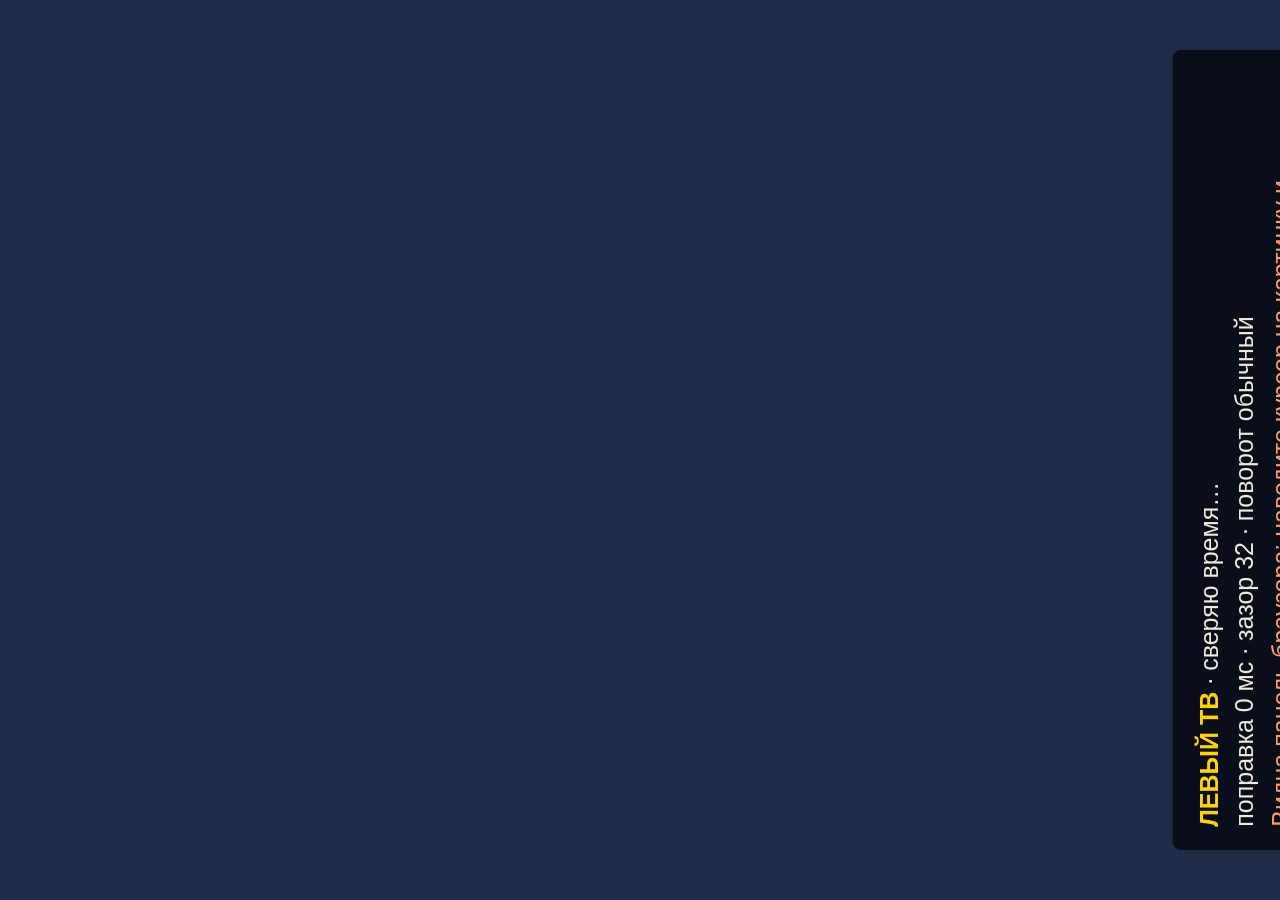
<file: tv/l/index.html>
<!doctype html>
<html lang="ru">
<head>
<meta charset="utf-8">
<meta name="viewport" content="width=device-width, initial-scale=1">
<meta name="robots" content="noindex">
<meta name="theme-color" content="#1F2C47">
<title>Palinger TV — левый</title>
<link rel="preconnect" href="https://fonts.googleapis.com">
<link rel="preconnect" href="https://fonts.gstatic.com" crossorigin>
<link rel="stylesheet" href="https://fonts.googleapis.com/css2?family=Cinzel:wght@400;600&family=Cormorant+Garamond:ital,wght@0,500;0,600;1,500;1,600&display=swap">
<link rel="stylesheet" href="../wall.css?v=346e38d8">
</head>
<body data-side="l">
<script src="../wall.js?v=346e38d8"></script>
</body>
</html>
</file>
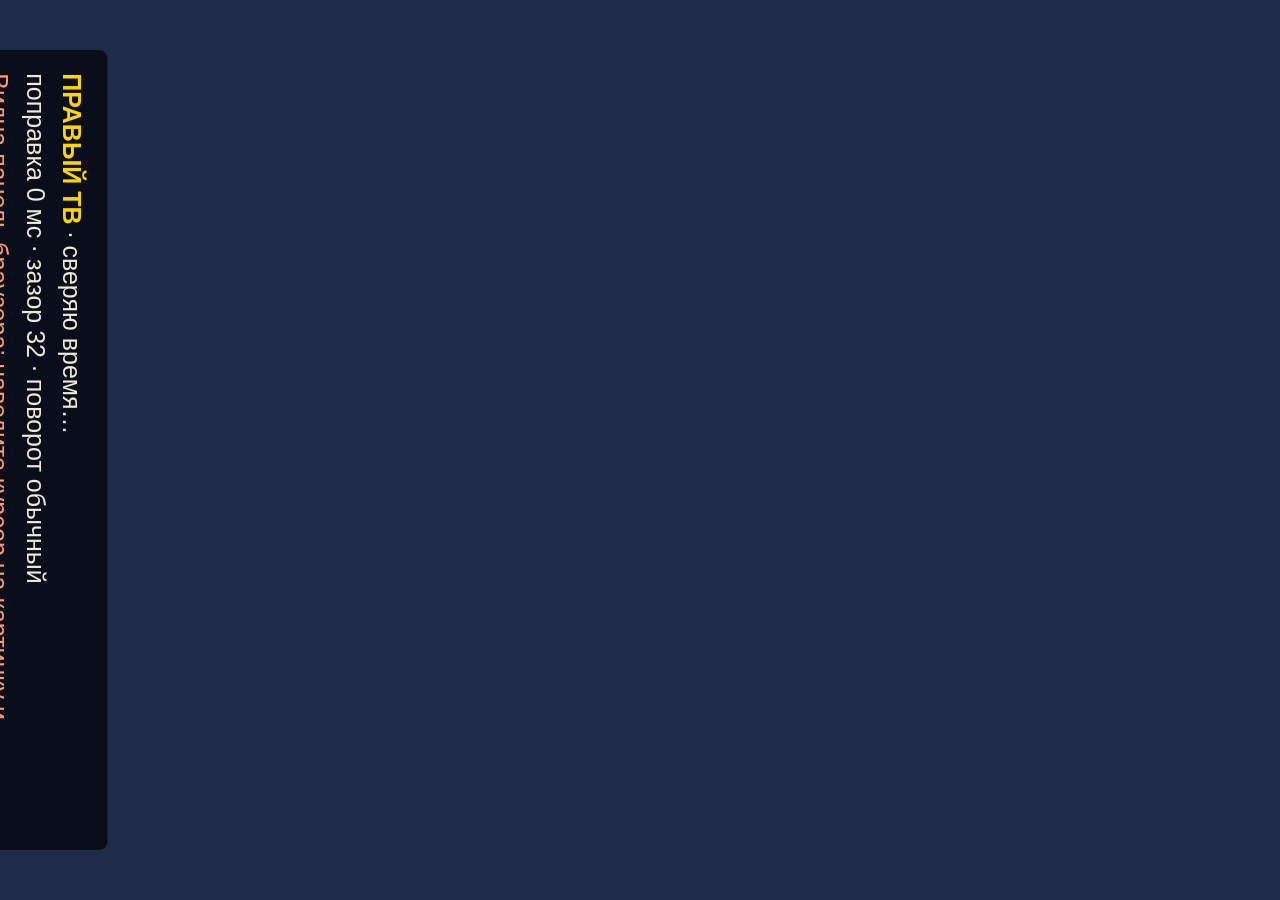
<file: tv/r/index.html>
<!doctype html>
<html lang="ru">
<head>
<meta charset="utf-8">
<meta name="viewport" content="width=device-width, initial-scale=1">
<meta name="robots" content="noindex">
<meta name="theme-color" content="#1F2C47">
<title>Palinger TV — правый</title>
<link rel="preconnect" href="https://fonts.googleapis.com">
<link rel="preconnect" href="https://fonts.gstatic.com" crossorigin>
<link rel="stylesheet" href="https://fonts.googleapis.com/css2?family=Cinzel:wght@400;600&family=Cormorant+Garamond:ital,wght@0,500;0,600;1,500;1,600&display=swap">
<link rel="stylesheet" href="../wall.css?v=346e38d8">
</head>
<body data-side="r">
<script src="../wall.js?v=346e38d8"></script>
</body>
</html>
</file>
<file: tv/wall.css>
/* Palinger TV wall. One design screen = 1080 × 1920 (a 43" TV hung vertically). */
:root {
  --navy: #1F2C47;
  --cream: #EFE9DC;
  --f-serif: "Cormorant Garamond", Georgia, serif;
  --f-caps: "Cinzel", "Times New Roman", serif;
}
html, body { margin: 0; height: 100%; background: #000; }
body { overflow: hidden; cursor: none; -webkit-font-smoothing: antialiased; }

#view { position: fixed; left: 0; top: 0; right: 0; bottom: 0; overflow: hidden; background: #000; }
#stage { position: absolute; left: 0; top: 0; width: 1080px; height: 1920px; overflow: hidden; transform-origin: 0 0; background: var(--navy); }
#wall {
  position: absolute; top: 0; height: 1920px; color: var(--cream); overflow: hidden;
  background: radial-gradient(ellipse 60% 55% at 50% 44%, #283960 0%, #1F2C47 58%, #18223A 100%);
  opacity: 0; transition: opacity 1.2s ease;
}
#wall.on { opacity: 1; }
#wall * { box-sizing: border-box; }

.abs { position: absolute; }
.scene { position: absolute; left: 0; top: 0; height: 1920px; visibility: hidden; }

/* frame around the whole wall: it runs across the seam at the top and bottom, never down the middle */
.frame { position: absolute; border: 2px solid rgba(239, 233, 220, .55); pointer-events: none; }
.frame.in { border-width: 1px; border-color: rgba(239, 233, 220, .28); }

.skyclip { position: absolute; overflow: hidden; }
.skyclip svg { position: absolute; left: 0; top: 0; overflow: visible; }

/* framed photo, like a print */
.card { position: absolute; padding: 14px; border: 2px solid rgba(239, 233, 220, .85); background: #1A253D; box-shadow: 0 36px 70px rgba(4, 8, 18, .5); }
.card::after { content: ""; position: absolute; left: 6px; top: 6px; right: 6px; bottom: 6px; border: 1px solid rgba(239, 233, 220, .3); pointer-events: none; }
.card img { display: block; }

.col { position: absolute; display: flex; flex-direction: column; align-items: center; justify-content: center; text-align: center; }
.col > * { margin: 0; }
.grp { position: absolute; left: 0; top: 0; }

.kick { position: absolute; display: flex; align-items: center; justify-content: center; text-align: center; white-space: nowrap; }
.kick b { font: 600 44px/1 var(--f-serif); letter-spacing: .3em; text-transform: uppercase; margin-right: -.3em; }
.kick.en b { font: 400 36px/1 var(--f-caps); letter-spacing: .32em; margin-right: -.32em; }
.kick::before, .kick::after { content: ""; width: 90px; height: 1px; background: rgba(239, 233, 220, .6); margin: 0 34px; }
.sub { position: absolute; text-align: center; font: italic 500 40px/1 var(--f-serif); opacity: .78; }

.ru { font: 600 104px/1 var(--f-serif); letter-spacing: .005em; }
.en { font: 400 32px/1.25 var(--f-caps); letter-spacing: .2em; opacity: .78; text-transform: uppercase; }
.desc { font: italic 500 44px/1.22 var(--f-serif); opacity: .88; }
.var { font: italic 600 42px/1.2 var(--f-serif); opacity: .92; }
.price { font: 600 86px/1 var(--f-caps); letter-spacing: .02em; white-space: nowrap; font-variant-numeric: lining-nums; }
.price .sl { font-weight: 400; opacity: .6; margin: 0 .12em; }
.price small { font: italic 500 .46em var(--f-serif); letter-spacing: .02em; margin-left: .32em; opacity: .8; }
.price.out { font: italic 500 52px/1 var(--f-serif); opacity: .75; }
.rule { width: 200px; height: 2px; background: rgba(239, 233, 220, .5); }

.tag { font: italic 600 128px/1.02 var(--f-serif); }
.made { font: 400 34px/1 var(--f-caps); letter-spacing: .42em; margin-right: -.42em; opacity: .85; }
.by { font: italic 500 58px/1 var(--f-serif); opacity: .9; }
.addr { font: 400 38px/1.3 var(--f-caps); letter-spacing: .16em; }
.halal svg { display: block; width: 100%; height: 100%; }
.qr { position: absolute; background: var(--cream); padding: 72px; box-shadow: 0 36px 70px rgba(4, 8, 18, .5); }
.qr svg { display: block; width: 100%; height: 100%; }

/* sync test */
.tbar { position: absolute; top: 0; width: 48px; height: 1920px; background: #FFD400; }
.tline { position: absolute; left: 0; height: 2px; background: rgba(255, 212, 0, .55); }
.tcount { position: absolute; top: 760px; width: 1080px; text-align: center; font: 600 260px/1 var(--f-caps); color: #FFD400; font-variant-numeric: tabular-nums lining-nums; }
.tlabel { position: absolute; top: 560px; width: 1080px; text-align: center; font: 600 64px/1 var(--f-serif); letter-spacing: .2em; }

/* status line, shown for a while after start and after any key or click */
#hud {
  position: absolute; left: 60px; right: 60px; bottom: 60px; padding: 22px 28px; border-radius: 10px;
  background: rgba(5, 8, 16, .82); color: #EFE9DC; font: 500 30px/1.45 Arial, Helvetica, sans-serif;
  opacity: 0; transition: opacity .4s ease; pointer-events: none; z-index: 10;
}
#hud.on { opacity: 1; }
#hud b { color: #FFD400; font-weight: 700; }
#hud .warn { color: #FF9C6B; }

/* preview page (/tv/): the whole wall on one screen */
body.all { cursor: auto; background: #0B0F19; color: #EFE9DC; font: 16px/1.5 Arial, Helvetica, sans-serif; }
body.all .ov { position: fixed; left: 0; right: 0; top: 0; padding: 14px 16px 12px; background: #0B0F19; z-index: 5; }
body.all .ov h1 { margin: 0 0 6px; font: 600 22px/1.2 var(--f-caps); letter-spacing: .08em; }
body.all .ov p { margin: 0 0 10px; max-width: 980px; color: rgba(239, 233, 220, .8); }
body.all .ov nav { display: flex; flex-wrap: wrap; gap: 8px; }
body.all .ov a { color: #0B0F19; background: #EFE9DC; text-decoration: none; padding: 8px 14px; border-radius: 6px; font-weight: 700; }
body.all .ov a.alt { background: transparent; color: #EFE9DC; border: 1px solid rgba(239, 233, 220, .5); }
body.all #view { background: #0B0F19; }
.bezel { position: absolute; top: 0; height: 1920px; background: #04060B; }

/* ice cream cups cut from the LED banner: fade the edges of the picture into the wall */
.ice {
  -webkit-mask-image: linear-gradient(to right, transparent, #000 16%, #000 84%, transparent), linear-gradient(to bottom, transparent, #000 9%, #000 91%, transparent);
  -webkit-mask-composite: source-in;
  mask-image: linear-gradient(to right, transparent, #000 16%, #000 84%, transparent), linear-gradient(to bottom, transparent, #000 9%, #000 91%, transparent);
  mask-composite: intersect;
}

/* flavour name under each ice cream cup */
.flavour { font: italic 600 50px/1 var(--f-serif); letter-spacing: .01em; }
</file>
